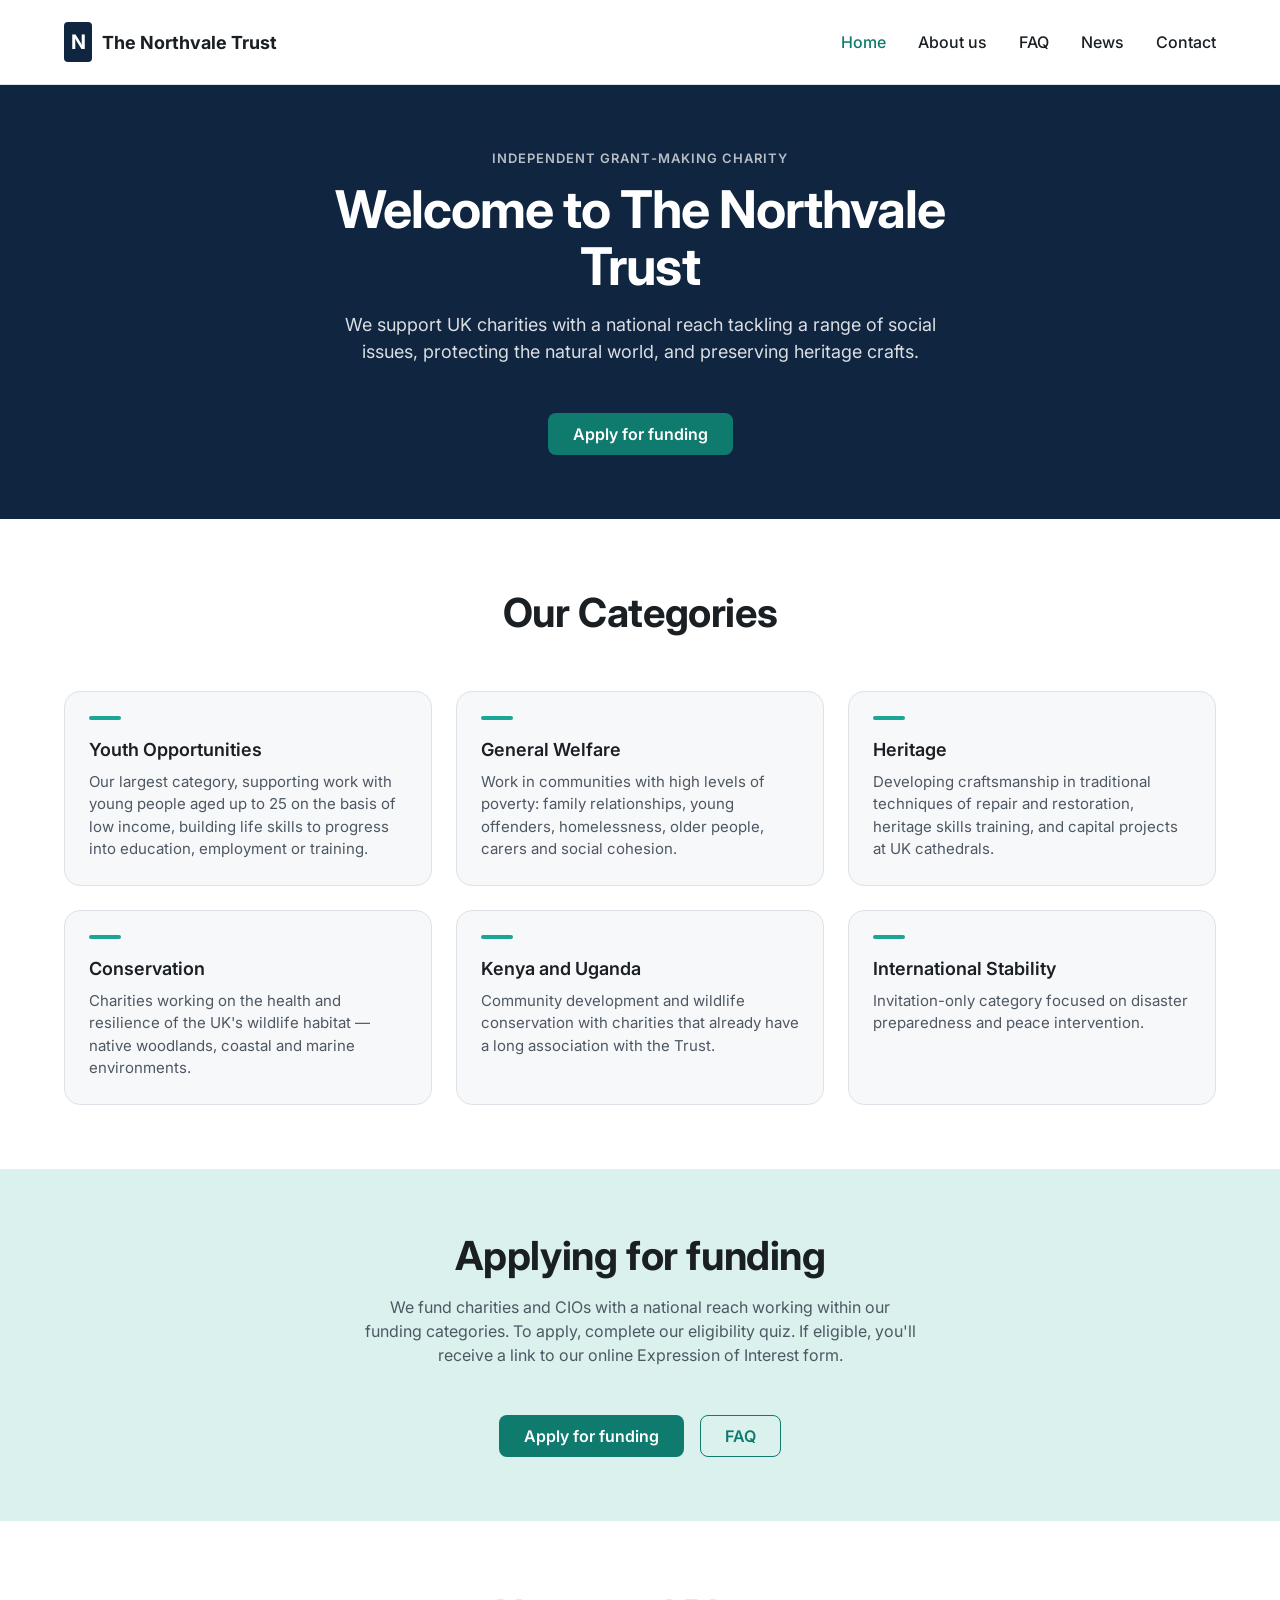
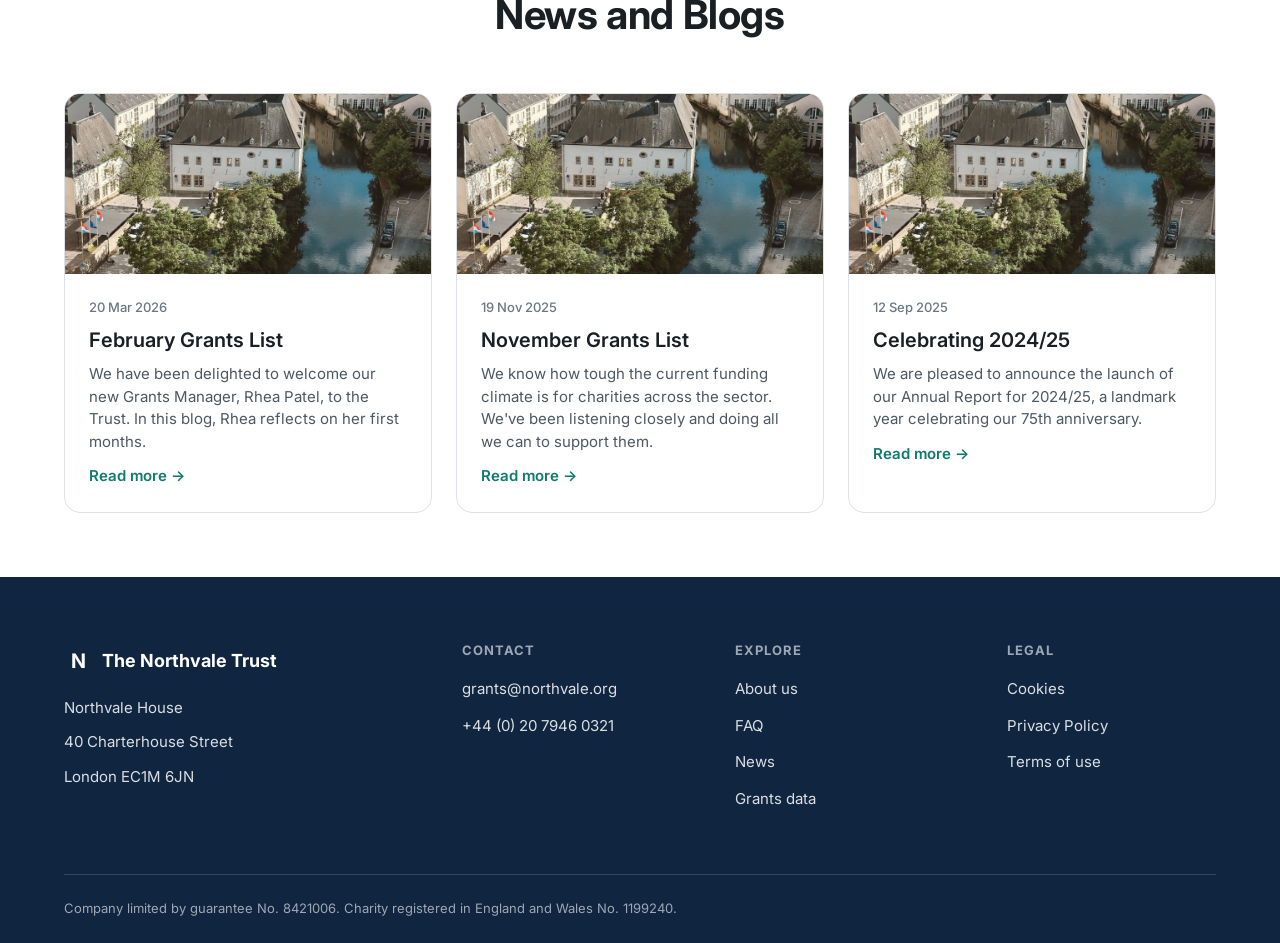
<file: index.html>
<!DOCTYPE html>
<html lang="en">
<head>
  <meta charset="UTF-8" />
  <meta name="viewport" content="width=device-width, initial-scale=1.0" />
  <title>The Northvale Trust – Funding charities across the UK</title>
  <link rel="preconnect" href="https://fonts.googleapis.com" />
  <link rel="preconnect" href="https://fonts.gstatic.com" crossorigin />
  <link href="https://fonts.googleapis.com/css2?family=Inter:wght@400;500;600;700&display=swap" rel="stylesheet" />
  <link rel="stylesheet" href="assets/css/tokens.css" />
  <link rel="stylesheet" href="assets/css/styles.css" />
</head>
<body data-page="home">
  <header id="site-header"></header>

  <main class="site-main">
    <!-- Hero (navy) -->
    <section class="hero">
      <div class="container hero__inner">
        <p class="eyebrow eyebrow--on-brand">Independent grant-making charity</p>
        <h1 class="hero__title">Welcome to The Northvale Trust</h1>
        <p class="hero__lead">We support UK charities with a national reach tackling a range of social issues, protecting the natural world, and preserving heritage crafts.</p>
        <a class="btn btn--primary" href="eligibility.html">Apply for funding</a>
      </div>
    </section>

    <!-- Our Categories -->
    <section class="section">
      <div class="container">
        <h2 class="section-title">Our Categories</h2>
        <div class="category-grid">
          <div class="category">
            <div class="category__accent" aria-hidden="true"></div>
            <h3 class="category__title">Youth Opportunities</h3>
            <p class="category__text">Our largest category, supporting work with young people aged up to 25 on the basis of low income, building life skills to progress into education, employment or training.</p>
          </div>
          <div class="category">
            <div class="category__accent" aria-hidden="true"></div>
            <h3 class="category__title">General Welfare</h3>
            <p class="category__text">Work in communities with high levels of poverty: family relationships, young offenders, homelessness, older people, carers and social cohesion.</p>
          </div>
          <div class="category">
            <div class="category__accent" aria-hidden="true"></div>
            <h3 class="category__title">Heritage</h3>
            <p class="category__text">Developing craftsmanship in traditional techniques of repair and restoration, heritage skills training, and capital projects at UK cathedrals.</p>
          </div>
          <div class="category">
            <div class="category__accent" aria-hidden="true"></div>
            <h3 class="category__title">Conservation</h3>
            <p class="category__text">Charities working on the health and resilience of the UK's wildlife habitat — native woodlands, coastal and marine environments.</p>
          </div>
          <div class="category">
            <div class="category__accent" aria-hidden="true"></div>
            <h3 class="category__title">Kenya and Uganda</h3>
            <p class="category__text">Community development and wildlife conservation with charities that already have a long association with the Trust.</p>
          </div>
          <div class="category">
            <div class="category__accent" aria-hidden="true"></div>
            <h3 class="category__title">International Stability</h3>
            <p class="category__text">Invitation-only category focused on disaster preparedness and peace intervention.</p>
          </div>
        </div>
      </div>
    </section>

    <!-- Applying for funding (mint band) -->
    <section class="cta-band">
      <div class="container cta-band__inner">
        <h2 class="h2" style="margin-bottom: var(--space-4);">Applying for funding</h2>
        <p class="cta-band__text">We fund charities and CIOs with a national reach working within our funding categories. To apply, complete our eligibility quiz. If eligible, you'll receive a link to our online Expression of Interest form.</p>
        <div class="btn-group btn-group--center">
          <a class="btn btn--primary" href="eligibility.html">Apply for funding</a>
          <a class="btn btn--ghost" href="faq.html">FAQ</a>
        </div>
      </div>
    </section>

    <!-- News and Blogs -->
    <section class="section">
      <div class="container">
        <h2 class="section-title">News and Blogs</h2>
        <div class="card-grid" data-news-grid="3"></div>
      </div>
    </section>
  </main>

  <footer id="site-footer"></footer>

  <script src="assets/js/components.js"></script>
  <script src="assets/js/app.js"></script>
</body>
</html>
</file>
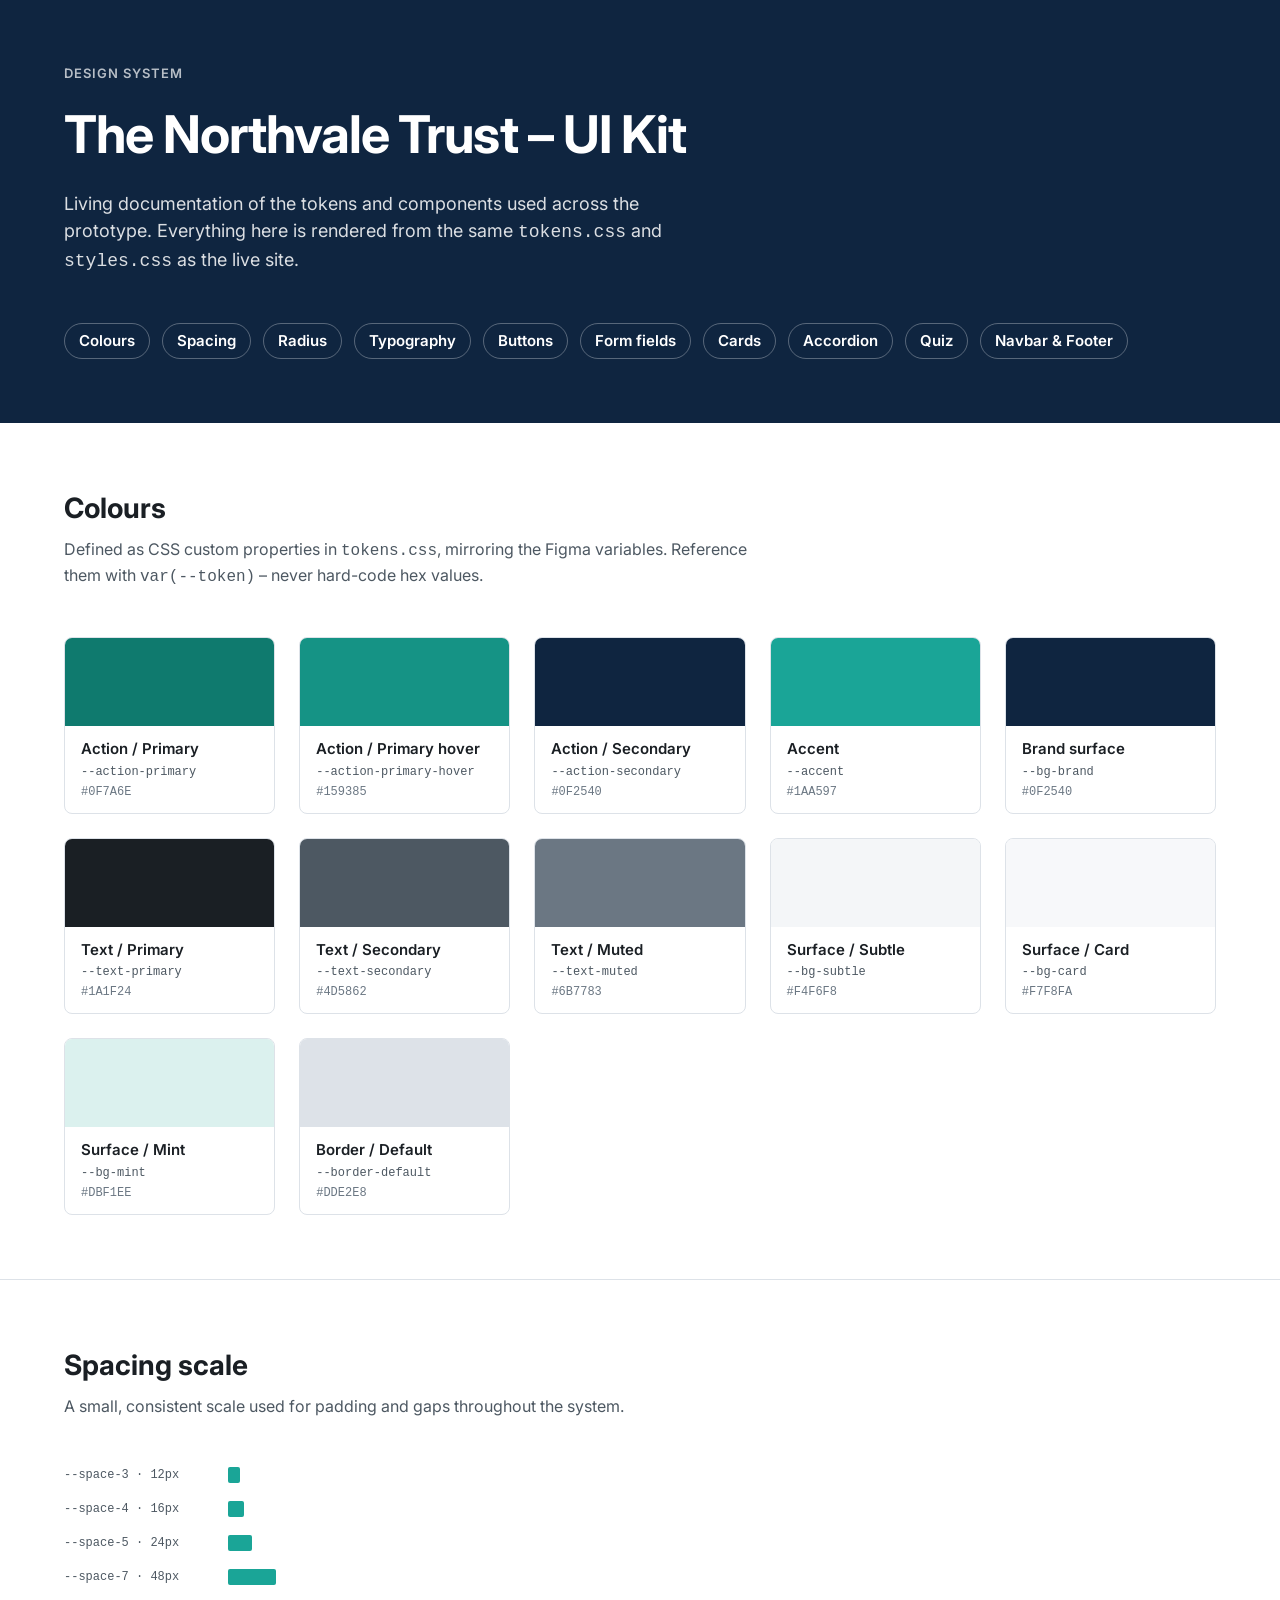
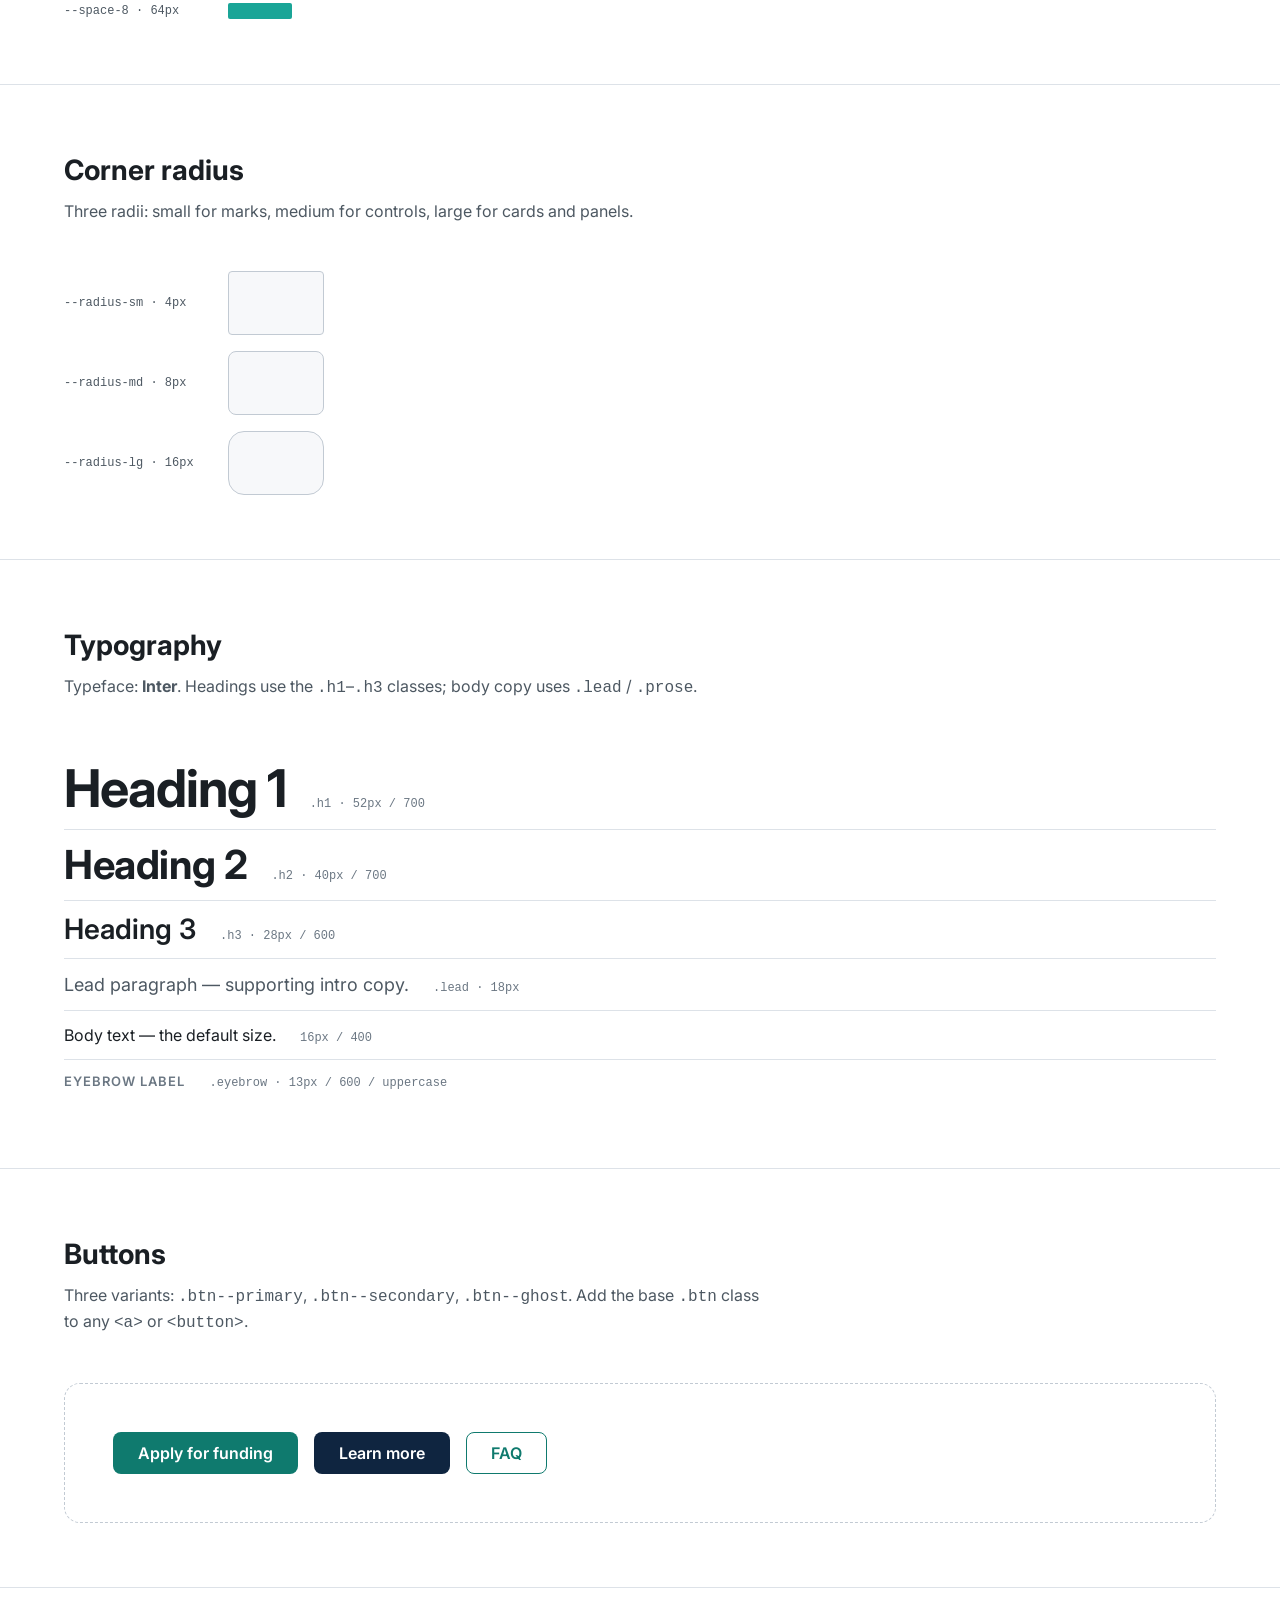
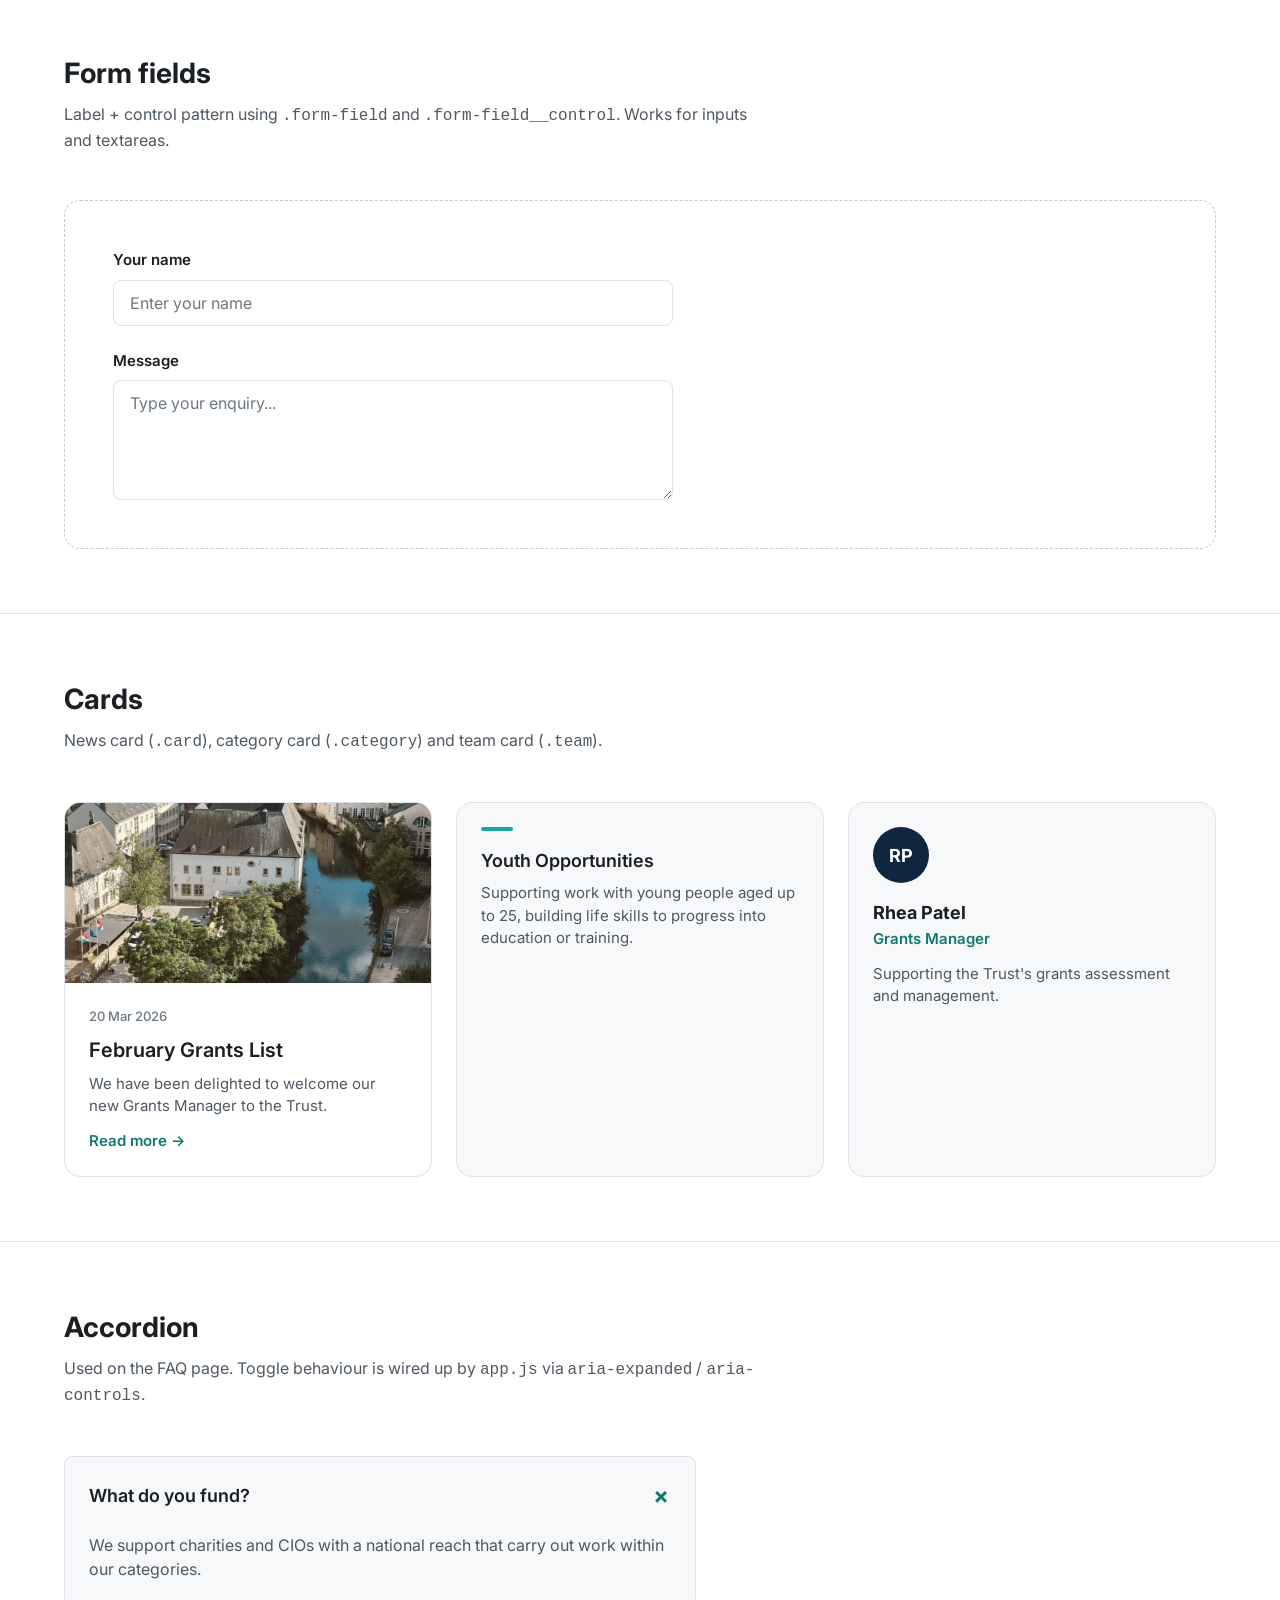
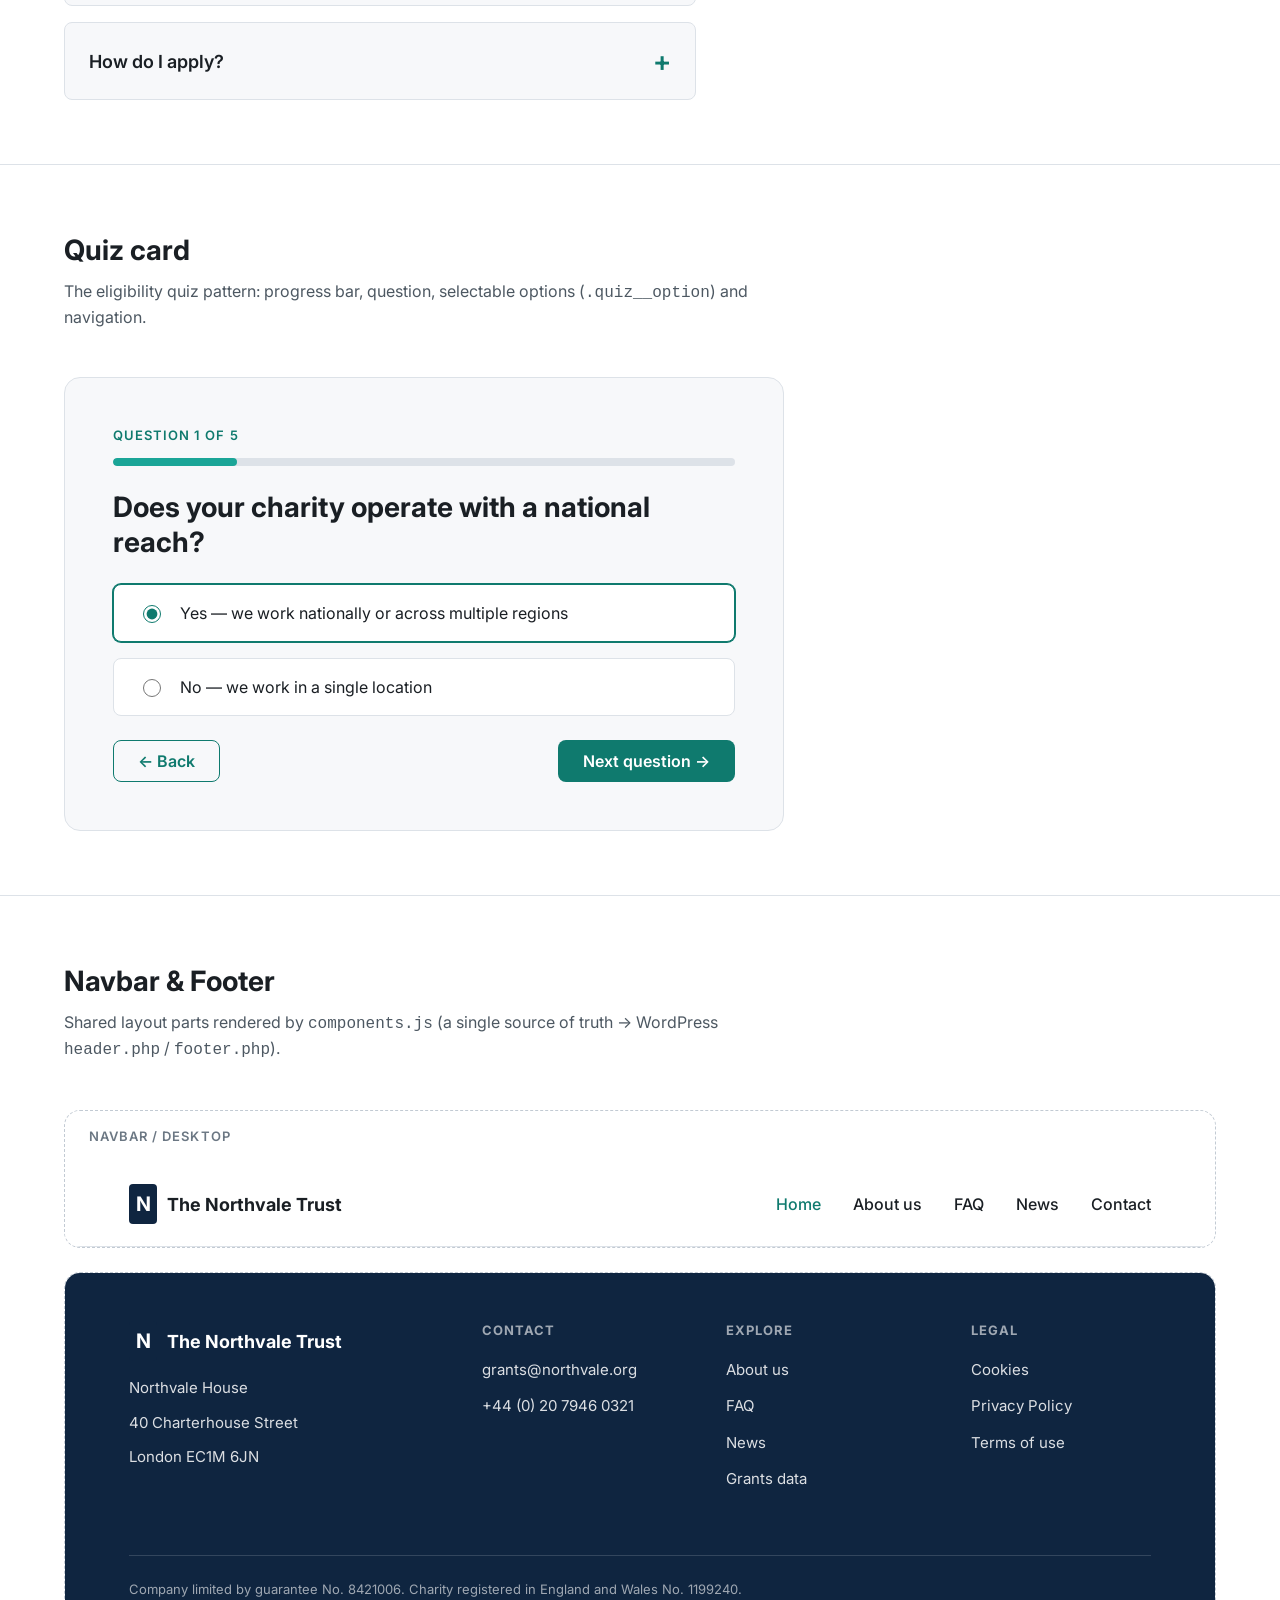
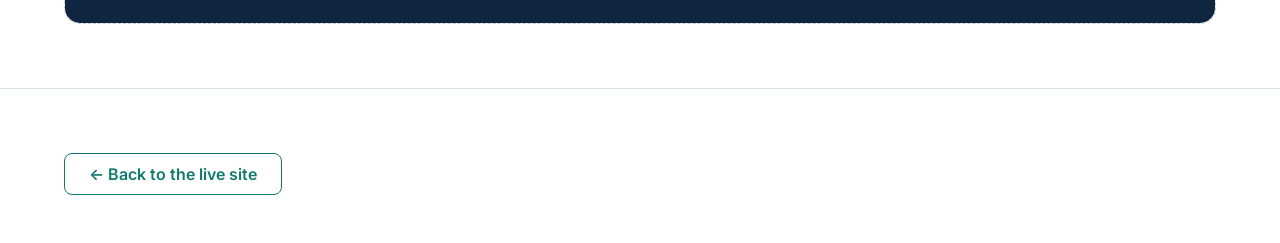
<file: ui-kit/index.html>
<!DOCTYPE html>
<html lang="en">
<head>
  <meta charset="UTF-8" />
  <meta name="viewport" content="width=device-width, initial-scale=1.0" />
  <title>UI Kit &amp; Design System – The Northvale Trust</title>
  <link rel="preconnect" href="https://fonts.googleapis.com" />
  <link rel="preconnect" href="https://fonts.gstatic.com" crossorigin />
  <link href="https://fonts.googleapis.com/css2?family=Inter:wght@400;500;600;700&display=swap" rel="stylesheet" />
  <link rel="stylesheet" href="../assets/css/tokens.css" />
  <link rel="stylesheet" href="../assets/css/styles.css" />
  <link rel="stylesheet" href="ui-kit.css" />
</head>
<body>
  <header class="kit-header">
    <div class="kit-header__inner">
      <p class="eyebrow eyebrow--on-brand">Design system</p>
      <h1 class="kit-header__title">The Northvale Trust – UI Kit</h1>
      <p class="kit-header__subtitle">Living documentation of the tokens and components used across the prototype. Everything here is rendered from the same <code>tokens.css</code> and <code>styles.css</code> as the live site.</p>
      <nav class="kit-toc" aria-label="Sections">
        <a href="#colours">Colours</a>
        <a href="#spacing">Spacing</a>
        <a href="#radius">Radius</a>
        <a href="#type">Typography</a>
        <a href="#buttons">Buttons</a>
        <a href="#forms">Form fields</a>
        <a href="#cards">Cards</a>
        <a href="#accordion">Accordion</a>
        <a href="#quiz">Quiz</a>
        <a href="#navfoot">Navbar &amp; Footer</a>
      </nav>
    </div>
  </header>

  <main>
    <!-- COLOURS -->
    <section class="kit-section" id="colours">
      <div class="kit-section__head">
        <h2 class="kit-section__title">Colours</h2>
        <p class="kit-section__desc">Defined as CSS custom properties in <code>tokens.css</code>, mirroring the Figma variables. Reference them with <code>var(--token)</code> – never hard-code hex values.</p>
      </div>
      <div class="kit-body">
        <div class="kit-grid kit-grid--swatch">
          <div class="swatch"><div class="swatch__chip" style="background:var(--action-primary)"></div><div class="swatch__meta"><p class="swatch__name">Action / Primary</p><p class="swatch__var">--action-primary</p><p class="swatch__hex">#0f7a6e</p></div></div>
          <div class="swatch"><div class="swatch__chip" style="background:var(--action-primary-hover)"></div><div class="swatch__meta"><p class="swatch__name">Action / Primary hover</p><p class="swatch__var">--action-primary-hover</p><p class="swatch__hex">#159385</p></div></div>
          <div class="swatch"><div class="swatch__chip" style="background:var(--action-secondary)"></div><div class="swatch__meta"><p class="swatch__name">Action / Secondary</p><p class="swatch__var">--action-secondary</p><p class="swatch__hex">#0f2540</p></div></div>
          <div class="swatch"><div class="swatch__chip" style="background:var(--accent)"></div><div class="swatch__meta"><p class="swatch__name">Accent</p><p class="swatch__var">--accent</p><p class="swatch__hex">#1aa597</p></div></div>
          <div class="swatch"><div class="swatch__chip" style="background:var(--bg-brand)"></div><div class="swatch__meta"><p class="swatch__name">Brand surface</p><p class="swatch__var">--bg-brand</p><p class="swatch__hex">#0f2540</p></div></div>
          <div class="swatch"><div class="swatch__chip" style="background:var(--text-primary)"></div><div class="swatch__meta"><p class="swatch__name">Text / Primary</p><p class="swatch__var">--text-primary</p><p class="swatch__hex">#1a1f24</p></div></div>
          <div class="swatch"><div class="swatch__chip" style="background:var(--text-secondary)"></div><div class="swatch__meta"><p class="swatch__name">Text / Secondary</p><p class="swatch__var">--text-secondary</p><p class="swatch__hex">#4d5862</p></div></div>
          <div class="swatch"><div class="swatch__chip" style="background:var(--text-muted)"></div><div class="swatch__meta"><p class="swatch__name">Text / Muted</p><p class="swatch__var">--text-muted</p><p class="swatch__hex">#6b7783</p></div></div>
          <div class="swatch"><div class="swatch__chip" style="background:var(--bg-subtle)"></div><div class="swatch__meta"><p class="swatch__name">Surface / Subtle</p><p class="swatch__var">--bg-subtle</p><p class="swatch__hex">#f4f6f8</p></div></div>
          <div class="swatch"><div class="swatch__chip" style="background:var(--bg-card)"></div><div class="swatch__meta"><p class="swatch__name">Surface / Card</p><p class="swatch__var">--bg-card</p><p class="swatch__hex">#f7f8fa</p></div></div>
          <div class="swatch"><div class="swatch__chip" style="background:var(--bg-mint)"></div><div class="swatch__meta"><p class="swatch__name">Surface / Mint</p><p class="swatch__var">--bg-mint</p><p class="swatch__hex">#dbf1ee</p></div></div>
          <div class="swatch"><div class="swatch__chip" style="background:var(--border-default)"></div><div class="swatch__meta"><p class="swatch__name">Border / Default</p><p class="swatch__var">--border-default</p><p class="swatch__hex">#dde2e8</p></div></div>
        </div>
      </div>
    </section>

    <!-- SPACING -->
    <section class="kit-section" id="spacing">
      <div class="kit-section__head">
        <h2 class="kit-section__title">Spacing scale</h2>
        <p class="kit-section__desc">A small, consistent scale used for padding and gaps throughout the system.</p>
      </div>
      <div class="kit-body">
        <div class="spec">
          <div class="spec__row"><span class="spec__label">--space-3 · 12px</span><div class="spec__bar" style="width:12px"></div></div>
          <div class="spec__row"><span class="spec__label">--space-4 · 16px</span><div class="spec__bar" style="width:16px"></div></div>
          <div class="spec__row"><span class="spec__label">--space-5 · 24px</span><div class="spec__bar" style="width:24px"></div></div>
          <div class="spec__row"><span class="spec__label">--space-7 · 48px</span><div class="spec__bar" style="width:48px"></div></div>
          <div class="spec__row"><span class="spec__label">--space-8 · 64px</span><div class="spec__bar" style="width:64px"></div></div>
        </div>
      </div>
    </section>

    <!-- RADIUS -->
    <section class="kit-section" id="radius">
      <div class="kit-section__head">
        <h2 class="kit-section__title">Corner radius</h2>
        <p class="kit-section__desc">Three radii: small for marks, medium for controls, large for cards and panels.</p>
      </div>
      <div class="kit-body">
        <div class="spec">
          <div class="spec__row"><span class="spec__label">--radius-sm · 4px</span><div class="spec__radius" style="border-radius:var(--radius-sm)"></div></div>
          <div class="spec__row"><span class="spec__label">--radius-md · 8px</span><div class="spec__radius" style="border-radius:var(--radius-md)"></div></div>
          <div class="spec__row"><span class="spec__label">--radius-lg · 16px</span><div class="spec__radius" style="border-radius:var(--radius-lg)"></div></div>
        </div>
      </div>
    </section>

    <!-- TYPOGRAPHY -->
    <section class="kit-section" id="type">
      <div class="kit-section__head">
        <h2 class="kit-section__title">Typography</h2>
        <p class="kit-section__desc">Typeface: <strong>Inter</strong>. Headings use the <code>.h1</code>–<code>.h3</code> classes; body copy uses <code>.lead</code> / <code>.prose</code>.</p>
      </div>
      <div class="kit-body">
        <div class="type-row"><span class="h1" style="margin:0">Heading 1</span><span class="type-row__spec">.h1 · 52px / 700</span></div>
        <div class="type-row"><span class="h2" style="margin:0">Heading 2</span><span class="type-row__spec">.h2 · 40px / 700</span></div>
        <div class="type-row"><span class="h3" style="margin:0">Heading 3</span><span class="type-row__spec">.h3 · 28px / 600</span></div>
        <div class="type-row"><span class="lead" style="margin:0">Lead paragraph — supporting intro copy.</span><span class="type-row__spec">.lead · 18px</span></div>
        <div class="type-row"><span style="font-size:var(--fs-base)">Body text — the default size.</span><span class="type-row__spec">16px / 400</span></div>
        <div class="type-row"><span class="eyebrow" style="margin:0">Eyebrow label</span><span class="type-row__spec">.eyebrow · 13px / 600 / uppercase</span></div>
      </div>
    </section>

    <!-- BUTTONS -->
    <section class="kit-section" id="buttons">
      <div class="kit-section__head">
        <h2 class="kit-section__title">Buttons</h2>
        <p class="kit-section__desc">Three variants: <code>.btn--primary</code>, <code>.btn--secondary</code>, <code>.btn--ghost</code>. Add the base <code>.btn</code> class to any <code>&lt;a&gt;</code> or <code>&lt;button&gt;</code>.</p>
      </div>
      <div class="kit-body">
        <div class="kit-demo">
          <div class="btn-group">
            <button class="btn btn--primary" type="button">Apply for funding</button>
            <button class="btn btn--secondary" type="button">Learn more</button>
            <button class="btn btn--ghost" type="button">FAQ</button>
          </div>
        </div>
      </div>
    </section>

    <!-- FORM FIELDS -->
    <section class="kit-section" id="forms">
      <div class="kit-section__head">
        <h2 class="kit-section__title">Form fields</h2>
        <p class="kit-section__desc">Label + control pattern using <code>.form-field</code> and <code>.form-field__control</code>. Works for inputs and textareas.</p>
      </div>
      <div class="kit-body">
        <div class="kit-demo">
          <div class="form" style="max-width:560px">
            <div class="form-field">
              <label class="form-field__label" for="kit-name">Your name</label>
              <input class="form-field__control" id="kit-name" type="text" placeholder="Enter your name" />
            </div>
            <div class="form-field">
              <label class="form-field__label" for="kit-msg">Message</label>
              <textarea class="form-field__control" id="kit-msg" placeholder="Type your enquiry..."></textarea>
            </div>
          </div>
        </div>
      </div>
    </section>

    <!-- CARDS -->
    <section class="kit-section" id="cards">
      <div class="kit-section__head">
        <h2 class="kit-section__title">Cards</h2>
        <p class="kit-section__desc">News card (<code>.card</code>), category card (<code>.category</code>) and team card (<code>.team</code>).</p>
      </div>
      <div class="kit-body">
        <div class="kit-grid kit-grid--3">
          <a class="card" href="#">
            <div class="card__image" style="background-image:url('../assets/img/news.jpg')"></div>
            <div class="card__body">
              <p class="card__date">20 Mar 2026</p>
              <h3 class="card__title">February Grants List</h3>
              <p class="card__excerpt">We have been delighted to welcome our new Grants Manager to the Trust.</p>
              <span class="card__more">Read more &rarr;</span>
            </div>
          </a>
          <div class="category">
            <div class="category__accent" aria-hidden="true"></div>
            <h3 class="category__title">Youth Opportunities</h3>
            <p class="category__text">Supporting work with young people aged up to 25, building life skills to progress into education or training.</p>
          </div>
          <div class="team">
            <div class="team__avatar" aria-hidden="true">RP</div>
            <h3 class="team__name">Rhea Patel</h3>
            <p class="team__role">Grants Manager</p>
            <p class="team__bio">Supporting the Trust's grants assessment and management.</p>
          </div>
        </div>
      </div>
    </section>

    <!-- ACCORDION -->
    <section class="kit-section" id="accordion">
      <div class="kit-section__head">
        <h2 class="kit-section__title">Accordion</h2>
        <p class="kit-section__desc">Used on the FAQ page. Toggle behaviour is wired up by <code>app.js</code> via <code>aria-expanded</code> / <code>aria-controls</code>.</p>
      </div>
      <div class="kit-body" style="max-width:760px;margin-inline:0">
        <div class="accordion">
          <div class="accordion__item">
            <button class="accordion__trigger" type="button" aria-expanded="true" aria-controls="kit-faq-1">
              What do you fund? <span class="accordion__icon" aria-hidden="true">+</span>
            </button>
            <div class="accordion__panel" id="kit-faq-1">
              <div class="accordion__panel-inner">We support charities and CIOs with a national reach that carry out work within our categories.</div>
            </div>
          </div>
          <div class="accordion__item">
            <button class="accordion__trigger" type="button" aria-expanded="false" aria-controls="kit-faq-2">
              How do I apply? <span class="accordion__icon" aria-hidden="true">+</span>
            </button>
            <div class="accordion__panel" id="kit-faq-2" hidden>
              <div class="accordion__panel-inner">Apply via the Expression of Interest form, usually after completing the eligibility quiz.</div>
            </div>
          </div>
        </div>
      </div>
    </section>

    <!-- QUIZ OPTION -->
    <section class="kit-section" id="quiz">
      <div class="kit-section__head">
        <h2 class="kit-section__title">Quiz card</h2>
        <p class="kit-section__desc">The eligibility quiz pattern: progress bar, question, selectable options (<code>.quiz__option</code>) and navigation.</p>
      </div>
      <div class="kit-body">
        <div class="quiz" style="margin-inline:0">
          <p class="eyebrow eyebrow--accent">Question 1 of 5</p>
          <div class="quiz__progress"><div class="quiz__progress-bar" style="width:20%"></div></div>
          <h2 class="quiz__question">Does your charity operate with a national reach?</h2>
          <div class="quiz__options">
            <label class="quiz__option quiz__option--selected"><input type="radio" name="kit-q" checked /><span>Yes — we work nationally or across multiple regions</span></label>
            <label class="quiz__option"><input type="radio" name="kit-q" /><span>No — we work in a single location</span></label>
          </div>
          <div class="quiz__nav">
            <button class="btn btn--ghost" type="button" disabled>&larr; Back</button>
            <button class="btn btn--primary" type="button">Next question &rarr;</button>
          </div>
        </div>
      </div>
    </section>

    <!-- NAVBAR & FOOTER -->
    <section class="kit-section" id="navfoot">
      <div class="kit-section__head">
        <h2 class="kit-section__title">Navbar &amp; Footer</h2>
        <p class="kit-section__desc">Shared layout parts rendered by <code>components.js</code> (a single source of truth → WordPress <code>header.php</code> / <code>footer.php</code>).</p>
      </div>
      <div class="kit-body">
        <div class="kit-demo kit-demo--pad0">
          <p class="kit-demo__label" style="padding:var(--space-4) var(--space-5) 0">Navbar / Desktop</p>
          <div style="position:relative">
            <div class="navbar" style="position:static">
              <div class="navbar__inner">
                <a class="navbar__logo" href="#"><span class="navbar__mark" aria-hidden="true">N</span><span class="navbar__brand">The Northvale Trust</span></a>
                <nav class="navbar__links" aria-label="Demo">
                  <a href="#" aria-current="page">Home</a><a href="#">About us</a><a href="#">FAQ</a><a href="#">News</a><a href="#">Contact</a>
                </nav>
              </div>
            </div>
          </div>
        </div>

        <div class="kit-demo kit-demo--pad0" style="margin-top:var(--space-5)">
          <div class="footer" style="padding-block:var(--space-7) var(--space-5)">
            <div class="container">
              <div class="footer__grid">
                <div class="footer__col">
                  <div class="footer__brand"><span class="navbar__mark" aria-hidden="true">N</span> The Northvale Trust</div>
                  <ul><li><p>Northvale House</p></li><li><p>40 Charterhouse Street</p></li><li><p>London EC1M 6JN</p></li></ul>
                </div>
                <div class="footer__col"><h4>Contact</h4><ul><li><a href="#">grants@northvale.org</a></li><li><a href="#">+44 (0) 20 7946 0321</a></li></ul></div>
                <div class="footer__col"><h4>Explore</h4><ul><li><a href="#">About us</a></li><li><a href="#">FAQ</a></li><li><a href="#">News</a></li><li><a href="#">Grants data</a></li></ul></div>
                <div class="footer__col"><h4>Legal</h4><ul><li><a href="#">Cookies</a></li><li><a href="#">Privacy Policy</a></li><li><a href="#">Terms of use</a></li></ul></div>
              </div>
              <div class="footer__bottom">Company limited by guarantee No. 8421006. Charity registered in England and Wales No. 1199240.</div>
            </div>
          </div>
        </div>
      </div>
    </section>

    <section class="kit-section" style="border-bottom:0">
      <div class="kit-body">
        <a class="btn btn--ghost" href="../index.html">&larr; Back to the live site</a>
      </div>
    </section>
  </main>

  <script src="../assets/js/app.js"></script>
</body>
</html>
</file>
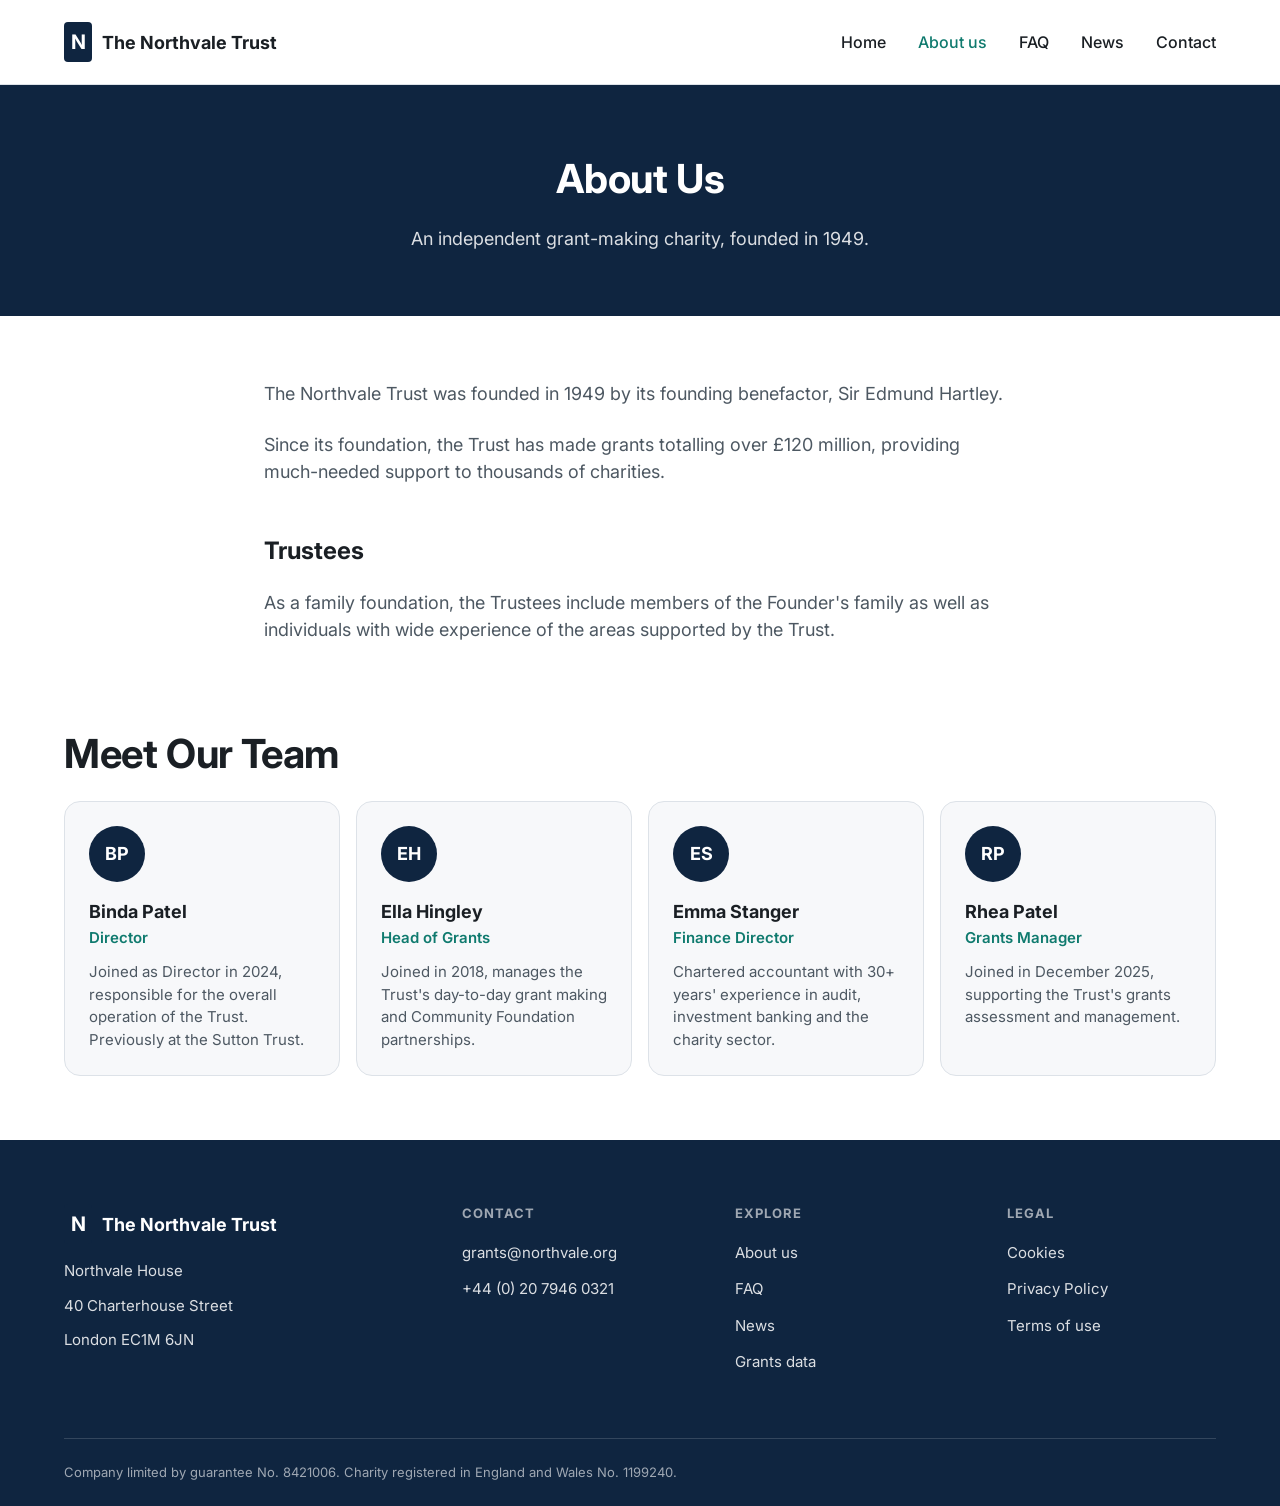
<file: about.html>
<!DOCTYPE html>
<html lang="en">
<head>
  <meta charset="UTF-8" />
  <meta name="viewport" content="width=device-width, initial-scale=1.0" />
  <title>About us – The Northvale Trust</title>
  <link rel="preconnect" href="https://fonts.googleapis.com" />
  <link rel="preconnect" href="https://fonts.gstatic.com" crossorigin />
  <link href="https://fonts.googleapis.com/css2?family=Inter:wght@400;500;600;700&display=swap" rel="stylesheet" />
  <link rel="stylesheet" href="assets/css/tokens.css" />
  <link rel="stylesheet" href="assets/css/styles.css" />
</head>
<body data-page="about">
  <header id="site-header"></header>

  <main class="site-main">
    <section class="page-header">
      <div class="container">
        <h1 class="page-header__title">About Us</h1>
        <p class="page-header__subtitle">An independent grant-making charity, founded in 1949.</p>
      </div>
    </section>

    <section class="section">
      <div class="container container--narrow prose">
        <p>The Northvale Trust was founded in 1949 by its founding benefactor, Sir Edmund Hartley.</p>
        <p>Since its foundation, the Trust has made grants totalling over £120 million, providing much-needed support to thousands of charities.</p>
        <h2>Trustees</h2>
        <p>As a family foundation, the Trustees include members of the Founder's family as well as individuals with wide experience of the areas supported by the Trust.</p>
      </div>
    </section>

    <section class="section" style="padding-top: 0;">
      <div class="container">
        <h2 class="h2">Meet Our Team</h2>
        <div class="team-grid">
          <div class="team">
            <div class="team__avatar" aria-hidden="true">BP</div>
            <h3 class="team__name">Binda Patel</h3>
            <p class="team__role">Director</p>
            <p class="team__bio">Joined as Director in 2024, responsible for the overall operation of the Trust. Previously at the Sutton Trust.</p>
          </div>
          <div class="team">
            <div class="team__avatar" aria-hidden="true">EH</div>
            <h3 class="team__name">Ella Hingley</h3>
            <p class="team__role">Head of Grants</p>
            <p class="team__bio">Joined in 2018, manages the Trust's day-to-day grant making and Community Foundation partnerships.</p>
          </div>
          <div class="team">
            <div class="team__avatar" aria-hidden="true">ES</div>
            <h3 class="team__name">Emma Stanger</h3>
            <p class="team__role">Finance Director</p>
            <p class="team__bio">Chartered accountant with 30+ years' experience in audit, investment banking and the charity sector.</p>
          </div>
          <div class="team">
            <div class="team__avatar" aria-hidden="true">RP</div>
            <h3 class="team__name">Rhea Patel</h3>
            <p class="team__role">Grants Manager</p>
            <p class="team__bio">Joined in December 2025, supporting the Trust's grants assessment and management.</p>
          </div>
        </div>
      </div>
    </section>
  </main>

  <footer id="site-footer"></footer>

  <script src="assets/js/components.js"></script>
  <script src="assets/js/app.js"></script>
</body>
</html>
</file>
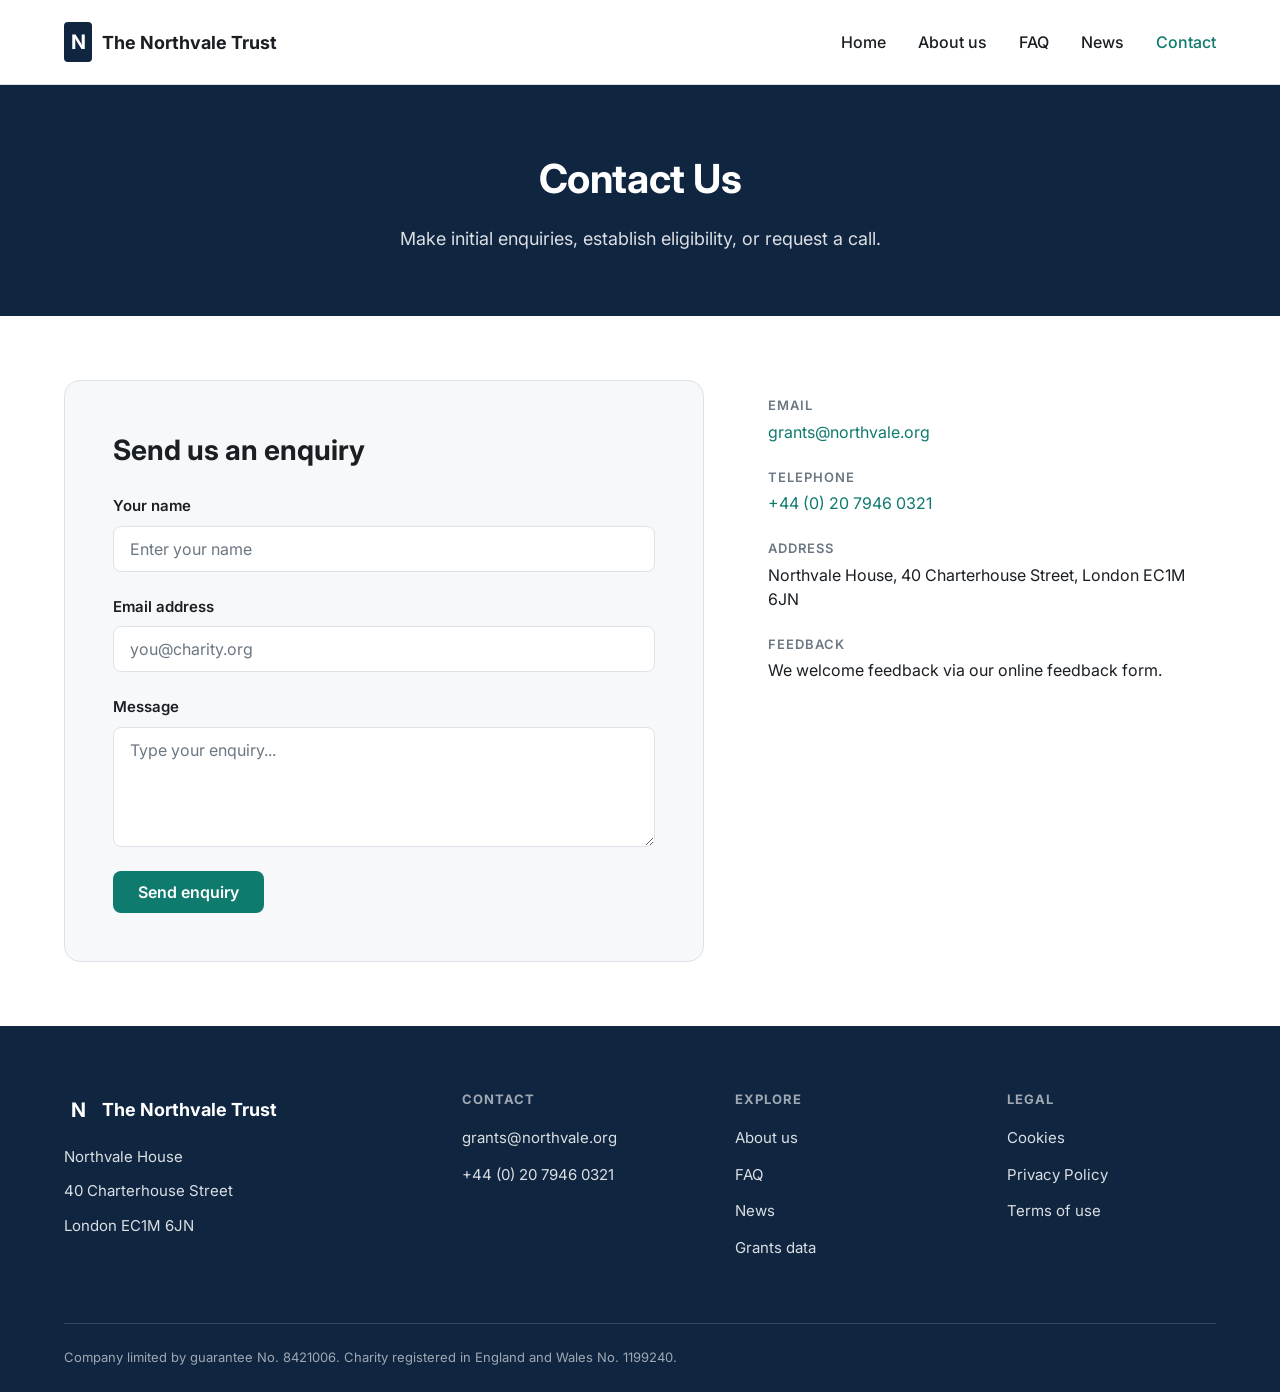
<file: contact.html>
<!DOCTYPE html>
<html lang="en">
<head>
  <meta charset="UTF-8" />
  <meta name="viewport" content="width=device-width, initial-scale=1.0" />
  <title>Contact – The Northvale Trust</title>
  <link rel="preconnect" href="https://fonts.googleapis.com" />
  <link rel="preconnect" href="https://fonts.gstatic.com" crossorigin />
  <link href="https://fonts.googleapis.com/css2?family=Inter:wght@400;500;600;700&display=swap" rel="stylesheet" />
  <link rel="stylesheet" href="assets/css/tokens.css" />
  <link rel="stylesheet" href="assets/css/styles.css" />
</head>
<body data-page="contact">
  <header id="site-header"></header>

  <main class="site-main">
    <section class="page-header">
      <div class="container">
        <h1 class="page-header__title">Contact Us</h1>
        <p class="page-header__subtitle">Make initial enquiries, establish eligibility, or request a call.</p>
      </div>
    </section>

    <section class="section">
      <div class="container">
        <div class="contact-grid">
          <div class="contact-card">
            <h2 class="contact-card__title">Send us an enquiry</h2>
            <form class="form" data-contact-form novalidate>
              <p class="form__status" tabindex="-1" hidden></p>
              <div class="form-field">
                <label class="form-field__label" for="name">Your name</label>
                <input class="form-field__control" id="name" name="name" type="text" placeholder="Enter your name" required />
              </div>
              <div class="form-field">
                <label class="form-field__label" for="email">Email address</label>
                <input class="form-field__control" id="email" name="email" type="email" placeholder="you@charity.org" required />
              </div>
              <div class="form-field">
                <label class="form-field__label" for="message">Message</label>
                <textarea class="form-field__control" id="message" name="message" placeholder="Type your enquiry..." required></textarea>
              </div>
              <div>
                <button class="btn btn--primary" type="submit">Send enquiry</button>
              </div>
            </form>
          </div>

          <dl class="contact-details">
            <div>
              <dt>Email</dt>
              <dd><a href="mailto:grants@northvale.org">grants@northvale.org</a></dd>
            </div>
            <div>
              <dt>Telephone</dt>
              <dd><a href="tel:+442079460321">+44 (0) 20 7946 0321</a></dd>
            </div>
            <div>
              <dt>Address</dt>
              <dd>Northvale House, 40 Charterhouse Street, London EC1M 6JN</dd>
            </div>
            <div>
              <dt>Feedback</dt>
              <dd>We welcome feedback via our online feedback form.</dd>
            </div>
          </dl>
        </div>
      </div>
    </section>
  </main>

  <footer id="site-footer"></footer>

  <script src="assets/js/components.js"></script>
  <script src="assets/js/app.js"></script>
</body>
</html>
</file>
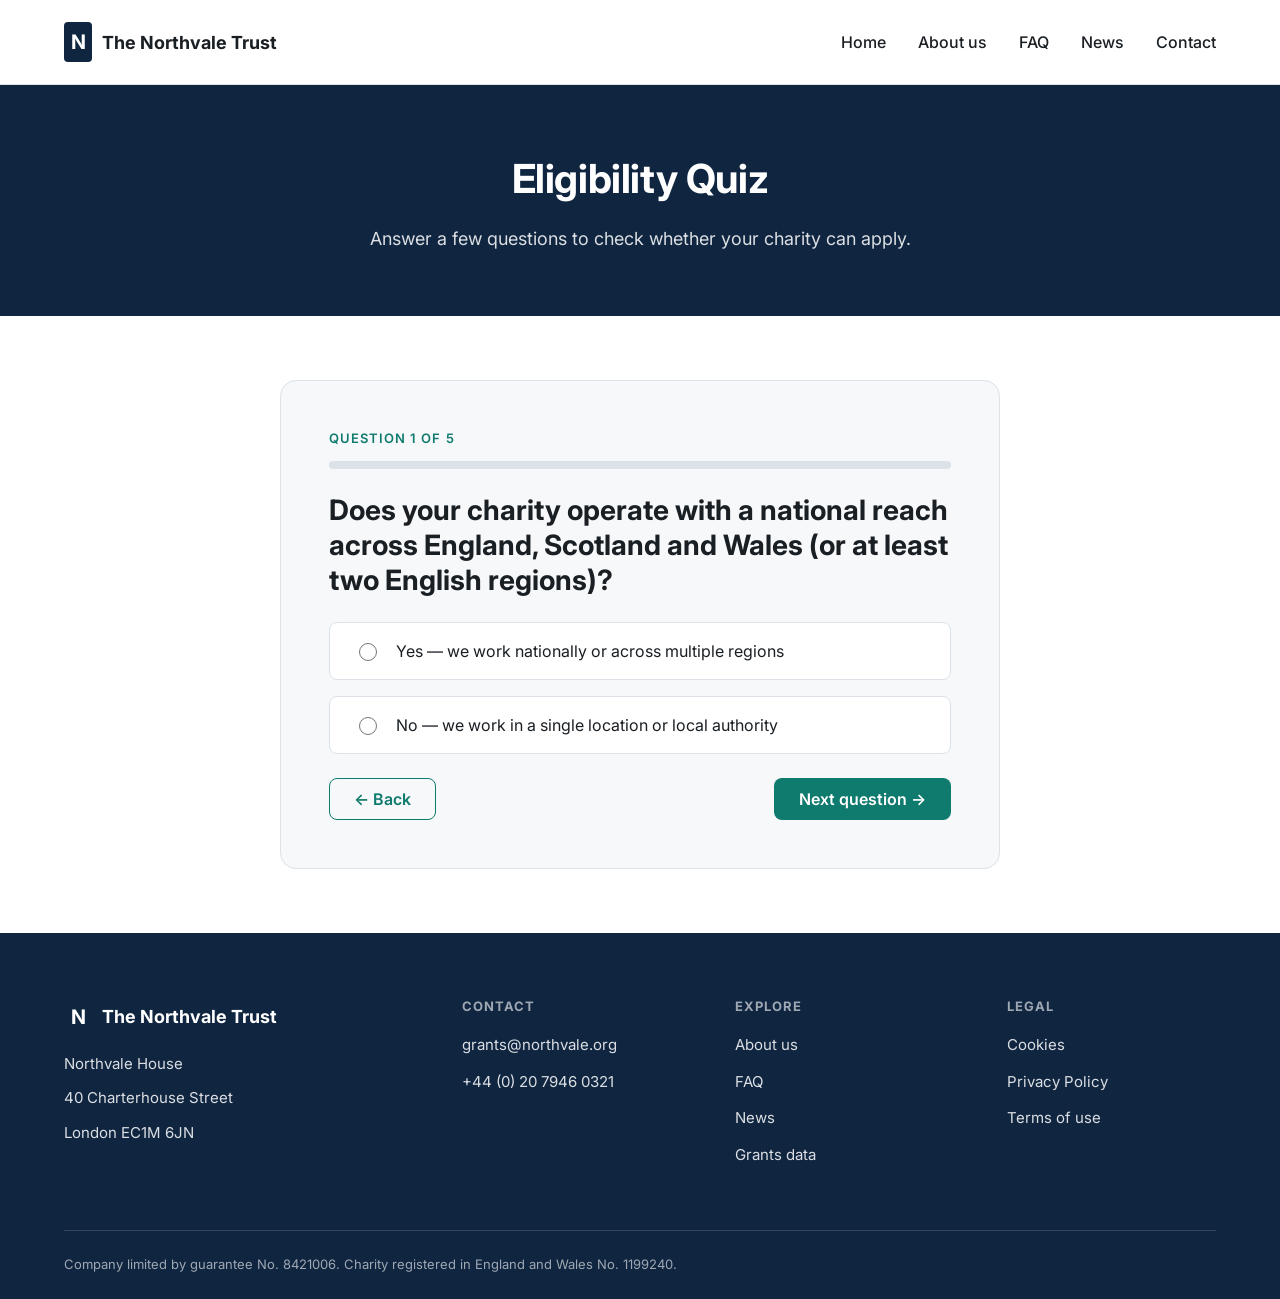
<file: eligibility.html>
<!DOCTYPE html>
<html lang="en">
<head>
  <meta charset="UTF-8" />
  <meta name="viewport" content="width=device-width, initial-scale=1.0" />
  <title>Eligibility Quiz – The Northvale Trust</title>
  <link rel="preconnect" href="https://fonts.googleapis.com" />
  <link rel="preconnect" href="https://fonts.gstatic.com" crossorigin />
  <link href="https://fonts.googleapis.com/css2?family=Inter:wght@400;500;600;700&display=swap" rel="stylesheet" />
  <link rel="stylesheet" href="assets/css/tokens.css" />
  <link rel="stylesheet" href="assets/css/styles.css" />
</head>
<body data-page="">
  <header id="site-header"></header>

  <main class="site-main">
    <section class="page-header">
      <div class="container">
        <h1 class="page-header__title">Eligibility Quiz</h1>
        <p class="page-header__subtitle">Answer a few questions to check whether your charity can apply.</p>
      </div>
    </section>

    <section class="section">
      <div class="container">
        <div class="quiz" data-quiz aria-live="polite"></div>
      </div>
    </section>
  </main>

  <footer id="site-footer"></footer>

  <script src="assets/js/components.js"></script>
  <script src="assets/js/app.js"></script>
</body>
</html>
</file>
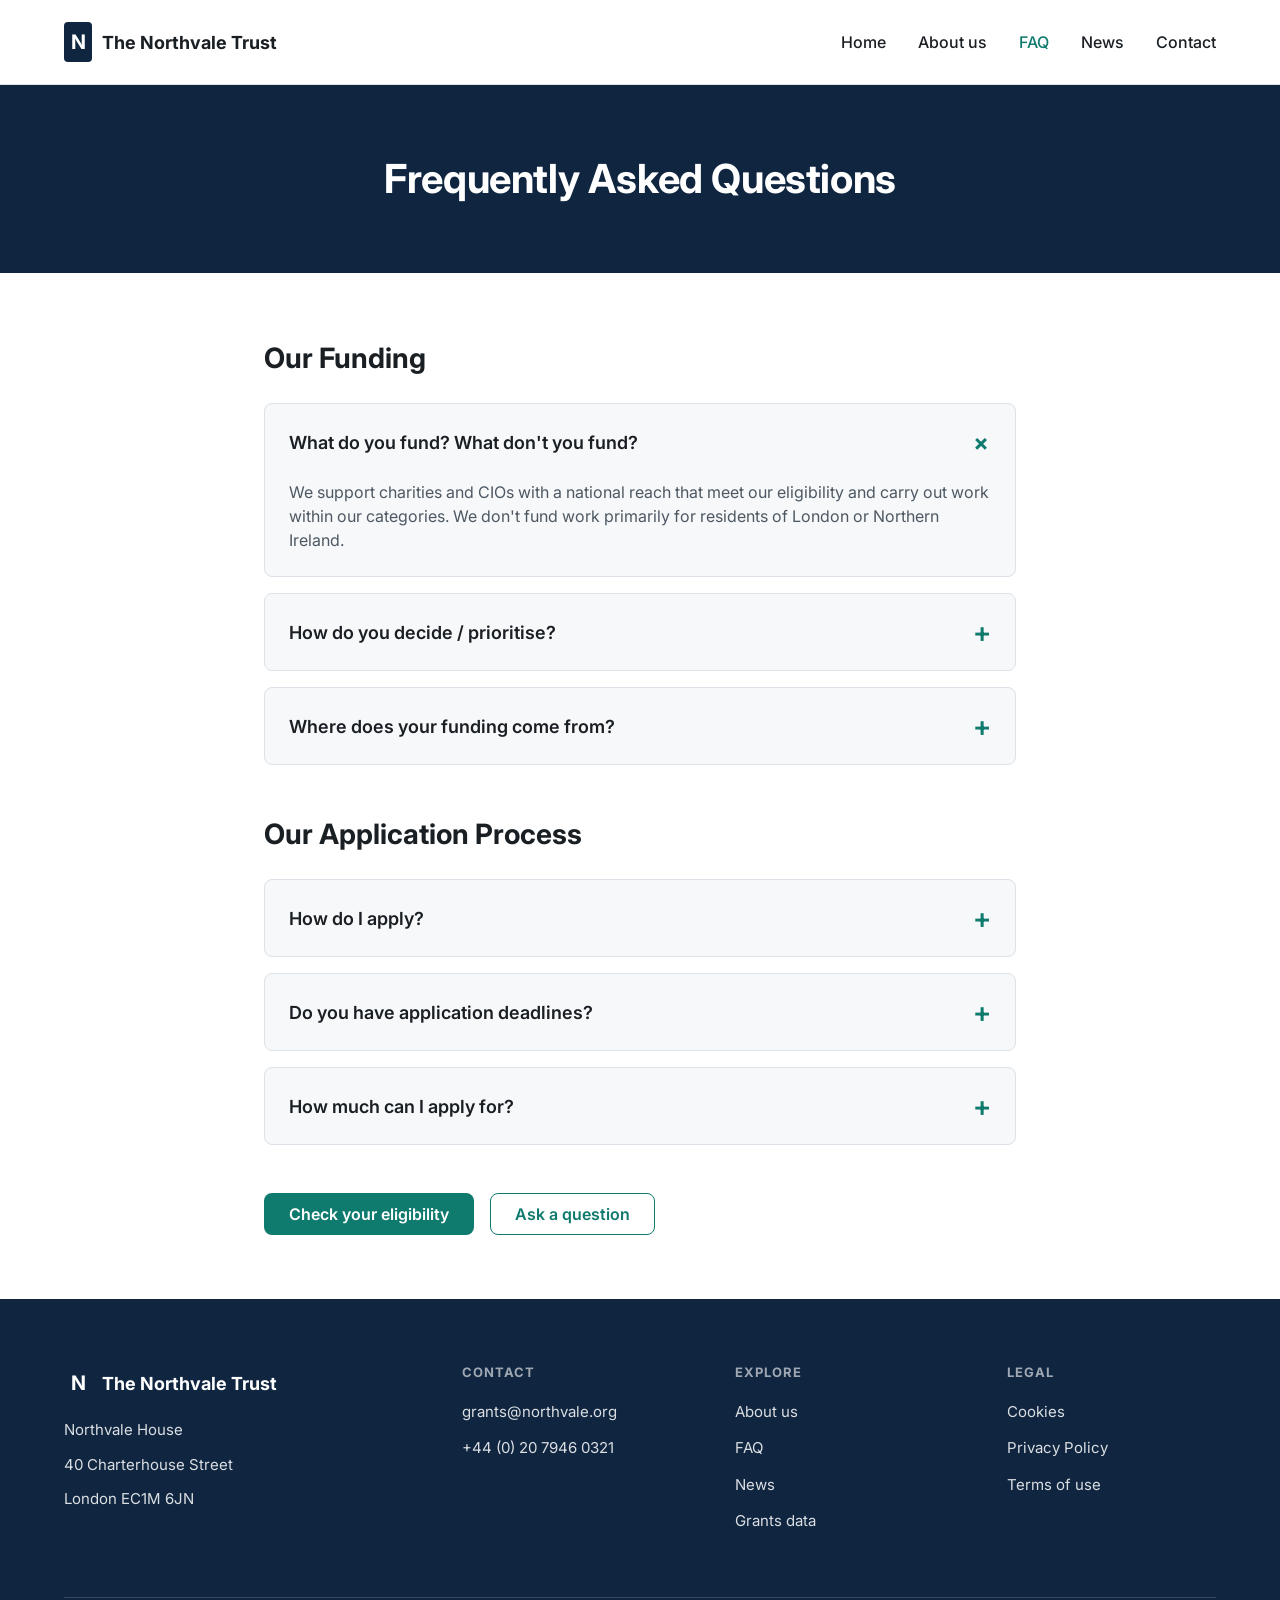
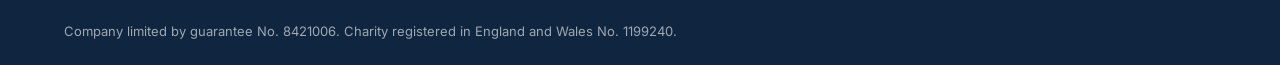
<file: faq.html>
<!DOCTYPE html>
<html lang="en">
<head>
  <meta charset="UTF-8" />
  <meta name="viewport" content="width=device-width, initial-scale=1.0" />
  <title>FAQ – The Northvale Trust</title>
  <link rel="preconnect" href="https://fonts.googleapis.com" />
  <link rel="preconnect" href="https://fonts.gstatic.com" crossorigin />
  <link href="https://fonts.googleapis.com/css2?family=Inter:wght@400;500;600;700&display=swap" rel="stylesheet" />
  <link rel="stylesheet" href="assets/css/tokens.css" />
  <link rel="stylesheet" href="assets/css/styles.css" />
</head>
<body data-page="faq">
  <header id="site-header"></header>

  <main class="site-main">
    <section class="page-header">
      <div class="container">
        <h1 class="page-header__title">Frequently Asked Questions</h1>
      </div>
    </section>

    <section class="section">
      <div class="container container--narrow">
        <!-- Our Funding -->
        <div class="faq-group">
          <h2 class="faq-group__title">Our Funding</h2>
          <div class="accordion">
            <div class="accordion__item">
              <button class="accordion__trigger" type="button" aria-expanded="true" aria-controls="faq-1">
                What do you fund? What don't you fund?
                <span class="accordion__icon" aria-hidden="true">+</span>
              </button>
              <div class="accordion__panel" id="faq-1">
                <div class="accordion__panel-inner">We support charities and CIOs with a national reach that meet our eligibility and carry out work within our categories. We don't fund work primarily for residents of London or Northern Ireland.</div>
              </div>
            </div>
            <div class="accordion__item">
              <button class="accordion__trigger" type="button" aria-expanded="false" aria-controls="faq-2">
                How do you decide / prioritise?
                <span class="accordion__icon" aria-hidden="true">+</span>
              </button>
              <div class="accordion__panel" id="faq-2" hidden>
                <div class="accordion__panel-inner">We prioritise charities with national reach that are agile, independent, well-run, and make a credible case for achieving intended outcomes.</div>
              </div>
            </div>
            <div class="accordion__item">
              <button class="accordion__trigger" type="button" aria-expanded="false" aria-controls="faq-3">
                Where does your funding come from?
                <span class="accordion__icon" aria-hidden="true">+</span>
              </button>
              <div class="accordion__panel" id="faq-3" hidden>
                <div class="accordion__panel-inner">The Trust was endowed in 1949 with a donation of over £2 million. Today, returns from investments of the endowment drive the Trust's grant making.</div>
              </div>
            </div>
          </div>
        </div>

        <!-- Our Application Process -->
        <div class="faq-group">
          <h2 class="faq-group__title">Our Application Process</h2>
          <div class="accordion">
            <div class="accordion__item">
              <button class="accordion__trigger" type="button" aria-expanded="false" aria-controls="faq-4">
                How do I apply?
                <span class="accordion__icon" aria-hidden="true">+</span>
              </button>
              <div class="accordion__panel" id="faq-4" hidden>
                <div class="accordion__panel-inner">We ask applicants to apply via the Expression of Interest form on our website, usually after completing our eligibility quiz.</div>
              </div>
            </div>
            <div class="accordion__item">
              <button class="accordion__trigger" type="button" aria-expanded="false" aria-controls="faq-5">
                Do you have application deadlines?
                <span class="accordion__icon" aria-hidden="true">+</span>
              </button>
              <div class="accordion__panel" id="faq-5" hidden>
                <div class="accordion__panel-inner">No, we accept applications on a rolling basis. Trustee meetings, where grants are awarded, are in February, June and November.</div>
              </div>
            </div>
            <div class="accordion__item">
              <button class="accordion__trigger" type="button" aria-expanded="false" aria-controls="faq-6">
                How much can I apply for?
                <span class="accordion__icon" aria-hidden="true">+</span>
              </button>
              <div class="accordion__panel" id="faq-6" hidden>
                <div class="accordion__panel-inner">Apply for what you need. As a guide, our average grant is between £30,000–£40,000 per year.</div>
              </div>
            </div>
          </div>
        </div>

        <div class="btn-group">
          <a class="btn btn--primary" href="eligibility.html">Check your eligibility</a>
          <a class="btn btn--ghost" href="contact.html">Ask a question</a>
        </div>
      </div>
    </section>
  </main>

  <footer id="site-footer"></footer>

  <script src="assets/js/components.js"></script>
  <script src="assets/js/app.js"></script>
</body>
</html>
</file>
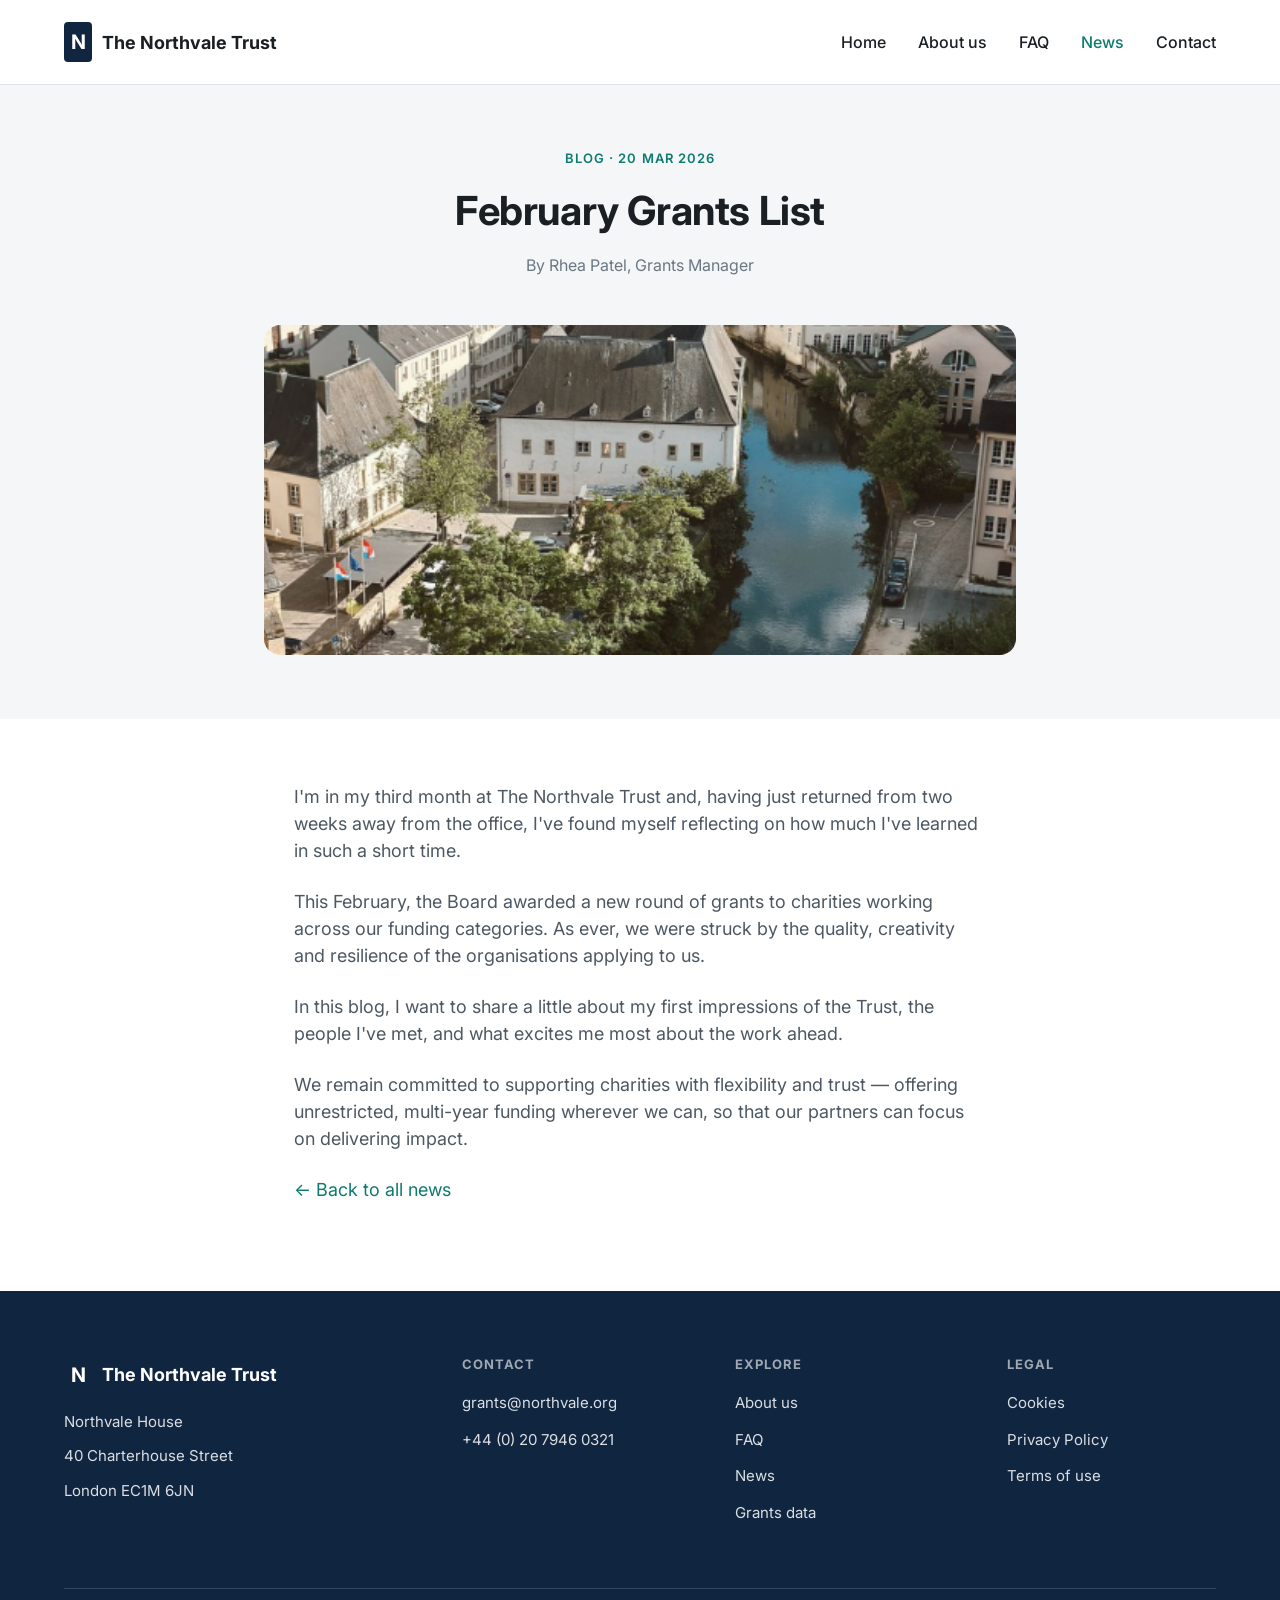
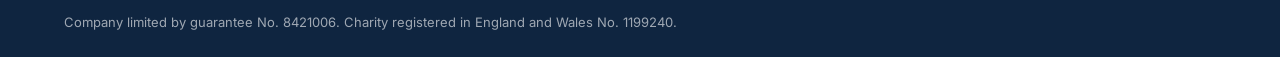
<file: news-article.html>
<!DOCTYPE html>
<html lang="en">
<head>
  <meta charset="UTF-8" />
  <meta name="viewport" content="width=device-width, initial-scale=1.0" />
  <title>February Grants List – The Northvale Trust</title>
  <link rel="preconnect" href="https://fonts.googleapis.com" />
  <link rel="preconnect" href="https://fonts.gstatic.com" crossorigin />
  <link href="https://fonts.googleapis.com/css2?family=Inter:wght@400;500;600;700&display=swap" rel="stylesheet" />
  <link rel="stylesheet" href="assets/css/tokens.css" />
  <link rel="stylesheet" href="assets/css/styles.css" />
</head>
<body data-page="news">
  <header id="site-header"></header>

  <main class="site-main">
    <article>
      <header class="article-header">
        <div class="container article-header__inner">
          <p class="eyebrow eyebrow--accent">Blog · 20 Mar 2026</p>
          <h1 class="article-header__title">February Grants List</h1>
          <p class="article-header__byline">By Rhea Patel, Grants Manager</p>
          <img class="article-header__image" src="assets/img/news.jpg" alt="Aerial view of a town beside a river" />
        </div>
      </header>

      <div class="section">
        <div class="container article-body prose">
          <p>I'm in my third month at The Northvale Trust and, having just returned from two weeks away from the office, I've found myself reflecting on how much I've learned in such a short time.</p>
          <p>This February, the Board awarded a new round of grants to charities working across our funding categories. As ever, we were struck by the quality, creativity and resilience of the organisations applying to us.</p>
          <p>In this blog, I want to share a little about my first impressions of the Trust, the people I've met, and what excites me most about the work ahead.</p>
          <p>We remain committed to supporting charities with flexibility and trust — offering unrestricted, multi-year funding wherever we can, so that our partners can focus on delivering impact.</p>
          <p><a href="news.html">&larr; Back to all news</a></p>
        </div>
      </div>
    </article>
  </main>

  <footer id="site-footer"></footer>

  <script src="assets/js/components.js"></script>
  <script src="assets/js/app.js"></script>
</body>
</html>
</file>
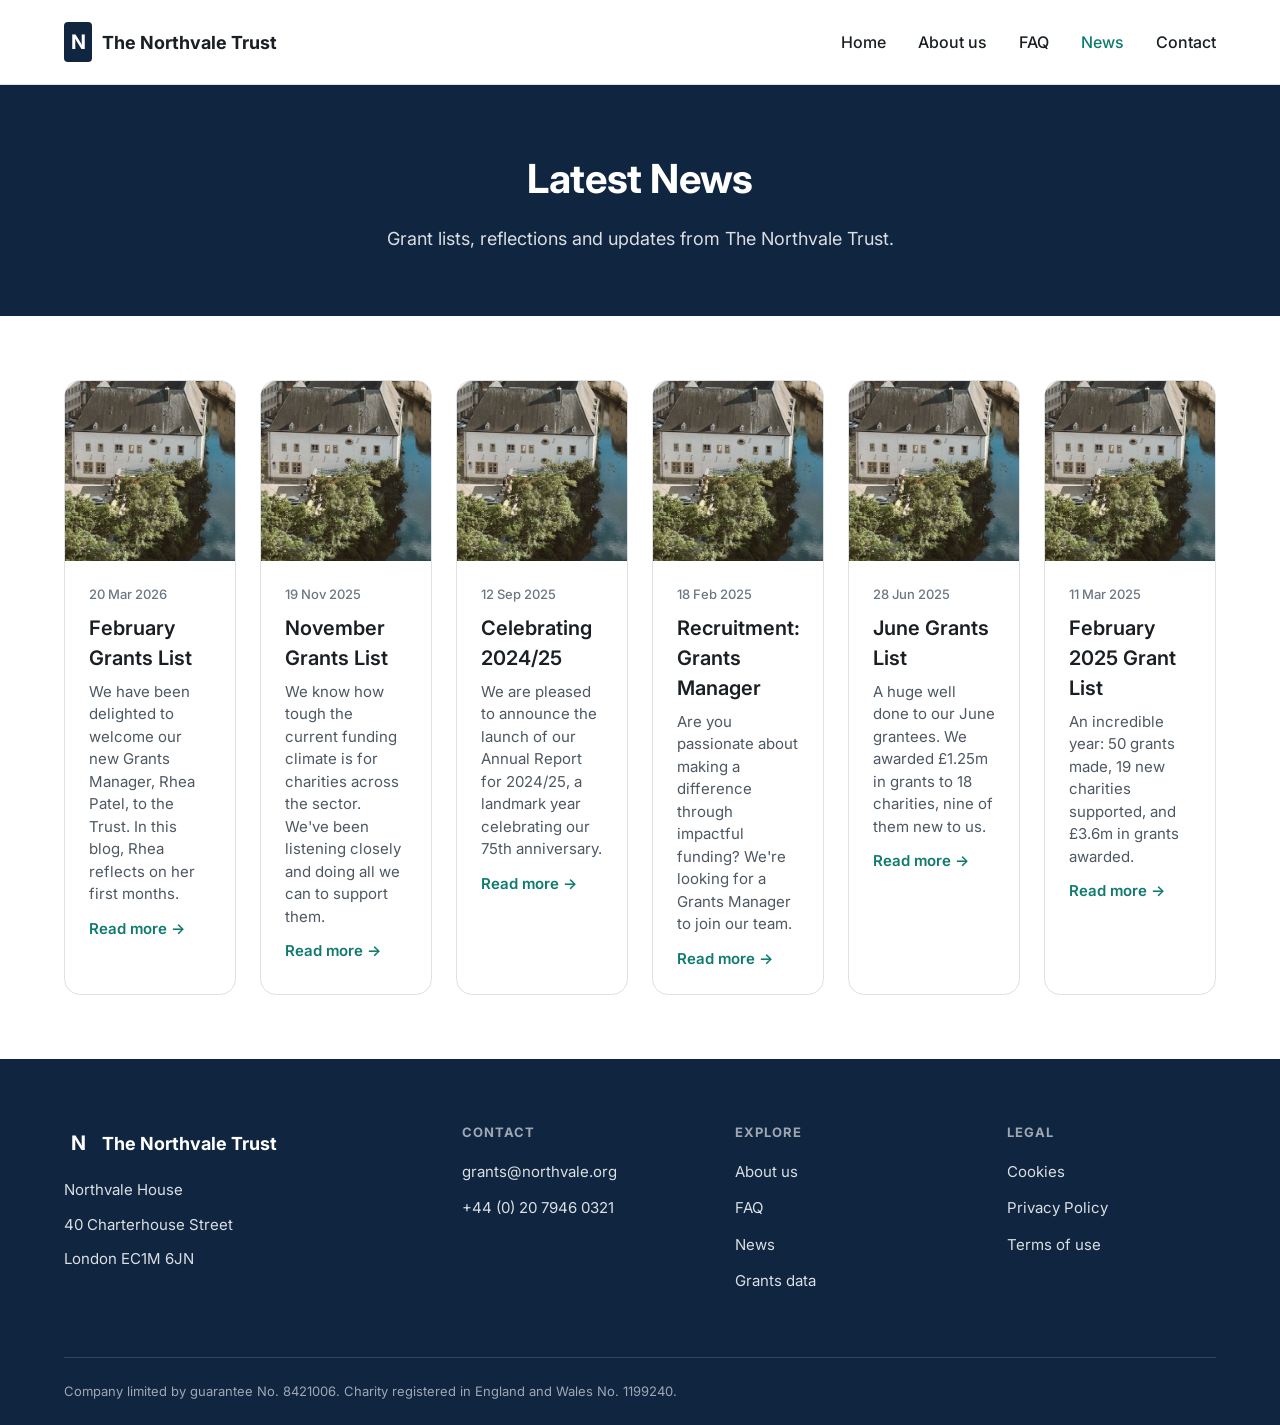
<file: news.html>
<!DOCTYPE html>
<html lang="en">
<head>
  <meta charset="UTF-8" />
  <meta name="viewport" content="width=device-width, initial-scale=1.0" />
  <title>News – The Northvale Trust</title>
  <link rel="preconnect" href="https://fonts.googleapis.com" />
  <link rel="preconnect" href="https://fonts.gstatic.com" crossorigin />
  <link href="https://fonts.googleapis.com/css2?family=Inter:wght@400;500;600;700&display=swap" rel="stylesheet" />
  <link rel="stylesheet" href="assets/css/tokens.css" />
  <link rel="stylesheet" href="assets/css/styles.css" />
</head>
<body data-page="news">
  <header id="site-header"></header>

  <main class="site-main">
    <section class="page-header">
      <div class="container">
        <h1 class="page-header__title">Latest News</h1>
        <p class="page-header__subtitle">Grant lists, reflections and updates from The Northvale Trust.</p>
      </div>
    </section>

    <section class="section">
      <div class="container">
        <div class="card-grid card-grid--6" data-news-grid></div>
      </div>
    </section>
  </main>

  <footer id="site-footer"></footer>

  <script src="assets/js/components.js"></script>
  <script src="assets/js/app.js"></script>
</body>
</html>
</file>
<file: assets/css/tokens.css>
/* ==========================================================================
   Design tokens – The Northvale Trust
   Generated 1:1 from Figma variables (file KfvtRlhJhxJYM0ic2HXmPe).
   These map directly to WordPress theme.json settings later.
   ========================================================================== */

:root {
  /* --- Brand & action colours --- */
  --action-primary: #0f7a6e;        /* teal – primary buttons, links */
  --action-primary-hover: #159385;  /* lighter teal hover (Figma #15938599) */
  --action-secondary: #0f2540;      /* navy – secondary buttons */
  --accent: #1aa597;                /* bright teal – decorative accents (card top-line, quiz progress) */
  --bg-brand: #0f2540;              /* navy – hero / page header / footer / logo mark */

  /* --- Text --- */
  --text-primary: #1a1f24;
  --text-secondary: #4d5862;
  --text-muted: #6b7783;
  --text-link: #0f7a6e;
  --text-on-brand: #ffffff;
  --text-on-accent: #ffffff;

  /* --- Surfaces & borders --- */
  --bg-page: #ffffff;
  --bg-subtle: #f4f6f8;             /* light section band (news article header) */
  --bg-card: #f7f8fa;               /* category / team / quiz / contact cards */
  --bg-mint: #dbf1ee;               /* "Applying for funding" band */
  --bg-placeholder: #d9e0e8;        /* image placeholders */
  --border-default: #dde2e8;
  --border-strong: #c2cad3;

  /* --- Radius --- */
  --radius-sm: 4px;
  --radius-md: 8px;
  --radius-lg: 16px;

  /* --- Spacing scale --- */
  --space-3: 12px;
  --space-4: 16px;
  --space-5: 24px;
  --space-7: 48px;
  --space-8: 64px;

  /* --- Typography --- */
  --font-sans: "Inter", -apple-system, BlinkMacSystemFont, "Segoe UI", Roboto,
    Helvetica, Arial, sans-serif;
  --fs-xs: 13px;
  --fs-sm: 15px;
  --fs-base: 16px;
  --fs-lg: 18px;
  --fs-xl: 20px;
  --fs-2xl: 28px;
  --fs-3xl: 40px;
  --fs-4xl: 52px;

  /* --- Layout --- */
  --container-max: 1280px;
  --navbar-h: 84px;
}
</file>
<file: assets/css/styles.css>
/* ==========================================================================
   The Northvale Trust – component & layout styles
   BEM-style class components. Each block maps cleanly to a WordPress
   block / template part when ported.
   Built to match the Figma "Screens · Desktop / Mobile" frames.
   ========================================================================== */

/* --- Reset / base --------------------------------------------------------- */
*,
*::before,
*::after { box-sizing: border-box; }

html { -webkit-text-size-adjust: 100%; }

body {
  margin: 0;
  font-family: var(--font-sans);
  font-size: var(--fs-base);
  line-height: 1.5;
  color: var(--text-primary);
  background: var(--bg-page);
  -webkit-font-smoothing: antialiased;
}

img { max-width: 100%; display: block; }

a { color: var(--text-link); text-decoration: none; }
a:hover { text-decoration: underline; }

:focus-visible {
  outline: 3px solid var(--action-primary);
  outline-offset: 2px;
  border-radius: var(--radius-sm);
}

/* --- Layout helpers ------------------------------------------------------- */
.container {
  width: 100%;
  max-width: var(--container-max);
  margin-inline: auto;
  padding-inline: var(--space-8);
}
.container--narrow { max-width: 880px; }

.section { padding-block: var(--space-8); }
.section--subtle { background: var(--bg-subtle); }
.section--center { text-align: center; }

.site-main { min-height: 50vh; }

/* --- Typography ----------------------------------------------------------- */
.eyebrow {
  margin: 0 0 var(--space-3);
  font-size: var(--fs-xs);
  font-weight: 600;
  letter-spacing: 0.08em;
  text-transform: uppercase;
  color: var(--text-muted);
}
.eyebrow--accent { color: var(--action-primary); }
.eyebrow--on-brand { color: rgba(255, 255, 255, 0.7); }

.h1 { font-size: var(--fs-4xl); font-weight: 700; line-height: 1.1; margin: 0 0 var(--space-5); letter-spacing: -0.02em; }
.h2 { font-size: var(--fs-3xl); font-weight: 700; line-height: 1.15; margin: 0 0 var(--space-5); letter-spacing: -0.01em; }
.h3 { font-size: var(--fs-2xl); font-weight: 600; line-height: 1.2; margin: 0 0 var(--space-4); }
.lead { font-size: var(--fs-lg); color: var(--text-secondary); margin: 0 0 var(--space-5); }
.prose { color: var(--text-secondary); }
.prose p { margin: 0 0 var(--space-5); font-size: var(--fs-lg); }
.prose h2 { color: var(--text-primary); margin-top: var(--space-7); }

@media (max-width: 720px) {
  .h1 { font-size: var(--fs-3xl); }
  .h2 { font-size: var(--fs-2xl); }
}

/* --- Button --------------------------------------------------------------- */
.btn {
  display: inline-flex;
  align-items: center;
  justify-content: center;
  gap: var(--space-3);
  padding: var(--space-3) var(--space-5);
  font-family: inherit;
  font-size: var(--fs-base);
  font-weight: 600;
  line-height: 1;
  border: 1px solid transparent;
  border-radius: var(--radius-md);
  cursor: pointer;
  text-decoration: none;
  transition: background-color 0.15s ease, color 0.15s ease, border-color 0.15s ease;
}
.btn:hover { text-decoration: none; }

.btn--primary { background: var(--action-primary); color: var(--text-on-accent); }
.btn--primary:hover { background: var(--action-primary-hover); }

.btn--secondary { background: var(--action-secondary); color: var(--text-on-brand); }
.btn--secondary:hover { background: #1a3454; }

.btn--ghost {
  background: transparent;
  color: var(--action-primary);
  border-color: var(--action-primary);
}
.btn--ghost:hover { background: rgba(15, 122, 110, 0.08); }

.btn-group { display: flex; flex-wrap: wrap; gap: var(--space-4); }
.btn-group--center { justify-content: center; }

/* --- Navbar --------------------------------------------------------------- */
.navbar {
  position: sticky;
  top: 0;
  z-index: 50;
  background: var(--bg-page);
  border-bottom: 1px solid var(--border-default);
}
.navbar__inner {
  display: flex;
  align-items: center;
  justify-content: space-between;
  height: var(--navbar-h);
  max-width: var(--container-max);
  margin-inline: auto;
  padding-inline: var(--space-8);
}
.navbar__logo { display: inline-flex; align-items: center; gap: 10px; color: inherit; }
.navbar__logo:hover { text-decoration: none; }
.navbar__mark {
  display: inline-flex;
  align-items: center;
  justify-content: center;
  width: 28px;
  height: 40px;
  background: var(--bg-brand);
  color: var(--text-on-brand);
  font-weight: 700;
  font-size: var(--fs-xl);
  border-radius: var(--radius-sm);
}
.navbar__brand { font-weight: 700; font-size: var(--fs-lg); color: var(--text-primary); }

.navbar__links { display: flex; align-items: center; gap: 32px; } /* Figma Links gap = 32 */
.navbar__links a {
  font-weight: 500;
  font-size: var(--fs-base);
  color: var(--text-primary);
}
.navbar__links a:hover { color: var(--action-primary); text-decoration: none; }
.navbar__links a[aria-current="page"] { color: var(--action-primary); }

.navbar__toggle {
  display: none;
  flex-direction: column;
  gap: 5px;
  width: 44px;
  height: 44px;
  padding: 10px;
  background: none;
  border: 1px solid var(--border-default);
  border-radius: var(--radius-md);
  cursor: pointer;
}
.navbar__toggle span { display: block; height: 2px; width: 100%; background: var(--text-primary); border-radius: 2px; }

@media (max-width: 880px) {
  .navbar__inner { padding-inline: var(--space-5); }
  .navbar__toggle { display: flex; }
  .navbar__links {
    position: absolute;
    top: var(--navbar-h);
    left: 0; right: 0;
    flex-direction: column;
    align-items: flex-start;
    gap: 0;
    padding: var(--space-4) var(--space-5);
    background: var(--bg-page);
    border-bottom: 1px solid var(--border-default);
    box-shadow: 0 10px 30px rgba(15, 37, 64, 0.08);
    display: none;
  }
  .navbar__links.is-open { display: flex; }
  .navbar__links a { width: 100%; padding-block: var(--space-3); }
}

/* --- Page header (navy band) --------------------------------------------- */
.page-header {
  background: var(--bg-brand);
  color: var(--text-on-brand);
  text-align: center;
  padding-block: var(--space-8);
}
.page-header__title { font-size: var(--fs-3xl); font-weight: 700; margin: 0; letter-spacing: -0.01em; }
.page-header__subtitle { font-size: var(--fs-lg); color: rgba(255, 255, 255, 0.85); margin: var(--space-4) 0 0; }

/* --- Home hero (navy) ----------------------------------------------------- */
.hero {
  background: var(--bg-brand);
  color: var(--text-on-brand);
  text-align: center;
  padding-block: var(--space-8);
}
.hero__inner { max-width: 760px; margin-inline: auto; }
.hero__title { font-size: var(--fs-4xl); font-weight: 700; line-height: 1.1; margin: 0 0 var(--space-4); letter-spacing: -0.02em; }
.hero__lead { font-size: var(--fs-lg); color: rgba(255, 255, 255, 0.85); margin: 0 0 var(--space-7); }
@media (max-width: 720px) { .hero__title { font-size: var(--fs-3xl); } }

/* --- Section heading ------------------------------------------------------ */
.section-title { text-align: center; font-size: var(--fs-3xl); font-weight: 700; margin: 0 0 var(--space-7); letter-spacing: -0.01em; }
@media (max-width: 720px) { .section-title { font-size: var(--fs-2xl); } }

/* --- Category cards ------------------------------------------------------- */
.category-grid {
  display: grid;
  grid-template-columns: repeat(3, 1fr);
  gap: var(--space-5);
}
@media (max-width: 880px) { .category-grid { grid-template-columns: 1fr; } }
.category {
  background: var(--bg-card);
  border: 1px solid var(--border-default);
  border-radius: var(--radius-lg);
  padding: var(--space-5);
}
.category__accent { width: 32px; height: 4px; background: var(--accent); border-radius: 2px; margin-bottom: var(--space-4); }
.category__title { font-size: var(--fs-lg); font-weight: 600; margin: 0 0 8px; }
.category__text { color: var(--text-secondary); margin: 0; font-size: var(--fs-sm); }

/* --- Mint CTA band -------------------------------------------------------- */
.cta-band { background: var(--bg-mint); text-align: center; padding-block: var(--space-8); }
.cta-band__inner { max-width: 680px; margin-inline: auto; }
.cta-band__text { font-size: var(--fs-base); color: var(--text-secondary); margin: 0 0 var(--space-7); }

/* --- Card / News ---------------------------------------------------------- */
.card-grid {
  display: grid;
  grid-template-columns: repeat(3, 1fr);
  gap: var(--space-5);
}
.card-grid--6 { grid-template-columns: repeat(6, 1fr); }
@media (max-width: 1100px) { .card-grid--6 { grid-template-columns: repeat(3, 1fr); } }
@media (max-width: 980px) { .card-grid { grid-template-columns: repeat(2, 1fr); } }
@media (max-width: 640px) { .card-grid, .card-grid--6 { grid-template-columns: 1fr; } }

.card {
  display: flex;
  flex-direction: column;
  background: var(--bg-page);
  border: 1px solid var(--border-default);
  border-radius: var(--radius-lg);
  overflow: hidden;
  transition: box-shadow 0.15s ease, transform 0.15s ease;
}
.card:hover { box-shadow: 0 12px 28px rgba(15, 37, 64, 0.10); transform: translateY(-2px); text-decoration: none; }
.card__image {
  height: 180px;
  background: var(--bg-placeholder) center / cover no-repeat;
  display: flex;
  align-items: center;
  justify-content: center;
  color: var(--text-muted);
  font-size: var(--fs-xs);
  font-weight: 500;
}
.card__body { display: flex; flex-direction: column; gap: 8px; padding: var(--space-5); }
.card__date { font-size: var(--fs-xs); font-weight: 500; color: var(--text-muted); margin: 0; }
.card__title { font-size: var(--fs-xl); font-weight: 600; color: var(--text-primary); margin: 0; }
.card__excerpt { font-size: var(--fs-sm); color: var(--text-secondary); margin: 0; }
.card__more { font-size: var(--fs-sm); font-weight: 600; color: var(--text-link); margin-top: 4px; }

/* --- Team cards ----------------------------------------------------------- */
.team-grid {
  display: grid;
  grid-template-columns: repeat(4, 1fr);
  gap: var(--space-4);
}
@media (max-width: 980px) { .team-grid { grid-template-columns: repeat(2, 1fr); } }
@media (max-width: 560px) { .team-grid { grid-template-columns: 1fr; } }
.team {
  background: var(--bg-card);
  border: 1px solid var(--border-default);
  border-radius: var(--radius-lg);
  padding: var(--space-5);
}
.team__avatar {
  width: 56px; height: 56px;
  border-radius: 50%;
  background: var(--bg-brand);
  color: var(--text-on-brand);
  display: flex; align-items: center; justify-content: center;
  font-weight: 700; font-size: var(--fs-lg);
  margin-bottom: var(--space-4);
}
.team__name { font-size: var(--fs-lg); font-weight: 700; margin: 0; }
.team__role { font-size: var(--fs-sm); font-weight: 600; color: var(--text-link); margin: 2px 0 var(--space-3); }
.team__bio { font-size: var(--fs-sm); color: var(--text-secondary); margin: 0; }

/* --- FAQ accordion (cards) ----------------------------------------------- */
.faq-group { margin-bottom: var(--space-7); }
.faq-group__title { font-size: var(--fs-2xl); font-weight: 700; margin: 0 0 var(--space-5); }
.accordion { display: grid; gap: var(--space-4); }
.accordion__item {
  background: var(--bg-card);
  border: 1px solid var(--border-default);
  border-radius: var(--radius-md);
  overflow: hidden;
}
.accordion__trigger {
  display: flex;
  align-items: center;
  justify-content: space-between;
  gap: var(--space-4);
  width: 100%;
  padding: var(--space-5);
  background: none;
  border: 0;
  font-family: inherit;
  font-size: var(--fs-lg);
  font-weight: 600;
  color: var(--text-primary);
  text-align: left;
  cursor: pointer;
}
.accordion__icon { flex-shrink: 0; transition: transform 0.2s ease; color: var(--action-primary); font-size: var(--fs-2xl); line-height: 1; }
.accordion__trigger[aria-expanded="true"] .accordion__icon { transform: rotate(45deg); }
.accordion__panel[hidden] { display: none; }
.accordion__panel-inner { padding: 0 var(--space-5) var(--space-5); color: var(--text-secondary); }

/* --- News article --------------------------------------------------------- */
.article-header { background: var(--bg-subtle); text-align: center; padding-block: var(--space-8); }
.article-header__inner { max-width: 880px; margin-inline: auto; }
.article-header__title { font-size: var(--fs-3xl); font-weight: 700; margin: 0 0 var(--space-3); letter-spacing: -0.01em; }
.article-header__byline { color: var(--text-muted); margin: 0 0 var(--space-7); }
.article-header__image {
  width: 100%;
  max-width: 820px;
  aspect-ratio: 820 / 360;
  object-fit: cover;
  border-radius: var(--radius-lg);
  margin-inline: auto;
}
.article-body { max-width: 820px; margin-inline: auto; }

/* --- Contact -------------------------------------------------------------- */
.contact-grid { display: grid; grid-template-columns: 1fr 0.7fr; gap: var(--space-8); align-items: start; }
@media (max-width: 880px) { .contact-grid { grid-template-columns: 1fr; gap: var(--space-5); } }
.contact-card {
  background: var(--bg-card);
  border: 1px solid var(--border-default);
  border-radius: var(--radius-lg);
  padding: var(--space-7);
}
.contact-card__title { font-size: var(--fs-2xl); font-weight: 700; margin: 0 0 var(--space-5); }
.contact-details { display: grid; gap: var(--space-5); }
.contact-details dt { font-size: var(--fs-xs); font-weight: 600; letter-spacing: 0.08em; text-transform: uppercase; color: var(--text-muted); margin-bottom: 4px; }
.contact-details dd { margin: 0; color: var(--text-primary); font-size: var(--fs-base); }

/* --- Form fields ---------------------------------------------------------- */
.form { display: grid; gap: var(--space-5); }
.form-field { display: flex; flex-direction: column; gap: 8px; }
.form-field__label { font-weight: 600; font-size: var(--fs-sm); color: var(--text-primary); }
.form-field__control {
  width: 100%;
  padding: var(--space-3) var(--space-4);
  font-family: inherit;
  font-size: var(--fs-base);
  color: var(--text-primary);
  background: var(--bg-page);
  border: 1px solid var(--border-default);
  border-radius: var(--radius-md);
  transition: border-color 0.15s ease, box-shadow 0.15s ease;
}
.form-field__control::placeholder { color: var(--text-muted); }
.form-field__control:focus {
  outline: none;
  border-color: var(--action-primary);
  box-shadow: 0 0 0 3px rgba(15, 122, 110, 0.18);
}
textarea.form-field__control { min-height: 120px; resize: vertical; }

.form__status {
  padding: var(--space-4);
  border-radius: var(--radius-md);
  background: rgba(15, 122, 110, 0.10);
  color: var(--action-primary);
  font-weight: 600;
}
.form__status[hidden] { display: none; }

/* --- Eligibility quiz ----------------------------------------------------- */
.quiz {
  max-width: 720px;
  margin-inline: auto;
  background: var(--bg-card);
  border: 1px solid var(--border-default);
  border-radius: var(--radius-lg);
  padding: var(--space-7);
}
.quiz__progress { height: 8px; background: var(--border-default); border-radius: 999px; overflow: hidden; margin: var(--space-3) 0 var(--space-5); }
.quiz__progress-bar { height: 100%; background: var(--accent); border-radius: 999px; transition: width 0.25s ease; }
.quiz__question { font-size: var(--fs-2xl); font-weight: 700; margin: 0 0 var(--space-5); line-height: 1.25; }
.quiz__options { display: grid; gap: var(--space-4); margin-bottom: var(--space-5); }
.quiz__option {
  display: flex;
  align-items: center;
  gap: var(--space-4);
  padding: var(--space-4) var(--space-5);
  background: var(--bg-page);
  border: 1px solid var(--border-default);
  border-radius: var(--radius-md);
  cursor: pointer;
  font-size: var(--fs-base);
}
.quiz__option:hover { border-color: var(--action-primary); }
.quiz__option input { accent-color: var(--action-primary); width: 18px; height: 18px; }
.quiz__option--selected { border-color: var(--action-primary); box-shadow: 0 0 0 1px var(--action-primary); }
.quiz__nav { display: flex; justify-content: space-between; gap: var(--space-4); }
.quiz__result-icon { font-size: 48px; }

/* --- 404 ------------------------------------------------------------------ */
.error-page { text-align: center; padding-block: var(--space-8); }
.error-page__code { font-size: 120px; font-weight: 700; line-height: 1; color: var(--accent); margin: 0; }
.error-page__title { font-size: var(--fs-3xl); font-weight: 700; margin: var(--space-5) 0 var(--space-4); }
.error-page__text { color: var(--text-secondary); max-width: 44ch; margin: 0 auto var(--space-7); font-size: var(--fs-lg); }

/* --- Footer --------------------------------------------------------------- */
.footer { background: var(--bg-brand); color: var(--text-on-brand); padding-block: var(--space-8) var(--space-5); }
.footer__grid {
  display: grid;
  grid-template-columns: 1.6fr 1fr 1fr 1fr;
  gap: var(--space-8);
}
@media (max-width: 880px) { .footer__grid { grid-template-columns: 1fr 1fr; gap: var(--space-5); } }
@media (max-width: 480px) { .footer__grid { grid-template-columns: 1fr; } }
.footer__brand { display: inline-flex; align-items: center; gap: 10px; font-weight: 700; font-size: var(--fs-lg); margin-bottom: var(--space-4); }
.footer__col h4 { font-size: var(--fs-xs); letter-spacing: 0.08em; text-transform: uppercase; color: rgba(255,255,255,0.6); margin: 0 0 var(--space-4); }
.footer__col ul { list-style: none; margin: 0; padding: 0; display: grid; gap: var(--space-3); }
.footer__col a, .footer__col p { color: rgba(255,255,255,0.85); font-size: var(--fs-sm); margin: 0; }
.footer__col a:hover { color: #fff; }
.footer__bottom {
  margin-top: var(--space-8);
  padding-top: var(--space-5);
  border-top: 1px solid rgba(255,255,255,0.15);
  color: rgba(255,255,255,0.6);
  font-size: var(--fs-xs);
}

/* --- Utilities ------------------------------------------------------------ */
.visually-hidden {
  position: absolute !important;
  width: 1px; height: 1px;
  padding: 0; margin: -1px;
  overflow: hidden; clip: rect(0 0 0 0);
  white-space: nowrap; border: 0;
}
</file>
<file: ui-kit/ui-kit.css>
/* ==========================================================================
   UI Kit / design-system page layout helpers.
   Component styles themselves come from ../assets/css/styles.css; this file
   only styles the documentation scaffolding (swatches, spec rows, demos).
   ========================================================================== */

.kit-header {
  background: var(--bg-brand);
  color: var(--text-on-brand);
  padding-block: var(--space-8);
}
.kit-header__inner { max-width: var(--container-max); margin-inline: auto; padding-inline: var(--space-8); }
.kit-header__title { font-size: var(--fs-4xl); font-weight: 700; margin: 0 0 var(--space-4); letter-spacing: -0.02em; }
.kit-header__subtitle { font-size: var(--fs-lg); color: rgba(255,255,255,0.85); margin: 0; max-width: 60ch; }

/* In-page nav */
.kit-toc { display: flex; flex-wrap: wrap; gap: var(--space-3); margin-top: var(--space-7); }
.kit-toc a {
  font-size: var(--fs-sm);
  font-weight: 600;
  color: var(--text-on-brand);
  border: 1px solid rgba(255,255,255,0.3);
  border-radius: 999px;
  padding: 6px 14px;
}
.kit-toc a:hover { background: rgba(255,255,255,0.12); text-decoration: none; }

/* Section */
.kit-section { padding-block: var(--space-8); border-bottom: 1px solid var(--border-default); }
.kit-section__head { max-width: var(--container-max); margin: 0 auto var(--space-7); padding-inline: var(--space-8); }
.kit-section__title { font-size: var(--fs-2xl); font-weight: 700; margin: 0 0 8px; }
.kit-section__desc { color: var(--text-secondary); margin: 0; max-width: 70ch; }
.kit-body { max-width: var(--container-max); margin-inline: auto; padding-inline: var(--space-8); }

/* Generic responsive grid for demo tiles */
.kit-grid { display: grid; gap: var(--space-5); }
.kit-grid--swatch { grid-template-columns: repeat(auto-fill, minmax(200px, 1fr)); }
.kit-grid--3 { grid-template-columns: repeat(3, 1fr); }
.kit-grid--2 { grid-template-columns: repeat(2, 1fr); }
@media (max-width: 880px) { .kit-grid--3, .kit-grid--2 { grid-template-columns: 1fr; } }

/* Colour swatch */
.swatch { border: 1px solid var(--border-default); border-radius: var(--radius-md); overflow: hidden; }
.swatch__chip { height: 88px; }
.swatch__meta { padding: var(--space-3) var(--space-4); }
.swatch__name { font-weight: 600; font-size: var(--fs-sm); margin: 0; }
.swatch__var { font-family: ui-monospace, SFMono-Regular, Menlo, monospace; font-size: 12px; color: var(--text-secondary); margin: 2px 0 0; }
.swatch__hex { font-family: ui-monospace, SFMono-Regular, Menlo, monospace; font-size: 12px; color: var(--text-muted); margin: 2px 0 0; text-transform: uppercase; }

/* Spec rows (spacing / radius / type) */
.spec { display: grid; gap: var(--space-4); }
.spec__row { display: grid; grid-template-columns: 140px 1fr; gap: var(--space-5); align-items: center; }
.spec__label { font-family: ui-monospace, SFMono-Regular, Menlo, monospace; font-size: 12px; color: var(--text-secondary); }
.spec__bar { background: var(--accent); height: 16px; border-radius: 2px; }
.spec__radius { background: var(--bg-card); border: 1px solid var(--border-strong); height: 64px; width: 96px; }

/* Demo surface – where live components are shown */
.kit-demo {
  background: var(--bg-page);
  border: 1px dashed var(--border-strong);
  border-radius: var(--radius-lg);
  padding: var(--space-7);
}
.kit-demo--pad0 { padding: 0; overflow: hidden; }
.kit-demo + .kit-demo { margin-top: var(--space-5); }
.kit-demo__label { font-size: var(--fs-xs); font-weight: 600; letter-spacing: 0.08em; text-transform: uppercase; color: var(--text-muted); margin: 0 0 var(--space-4); }
.kit-stack { display: flex; flex-direction: column; gap: var(--space-4); align-items: flex-start; }

.type-row { display: flex; align-items: baseline; gap: var(--space-5); flex-wrap: wrap; padding-block: var(--space-3); border-bottom: 1px solid var(--border-default); }
.type-row:last-child { border-bottom: 0; }
.type-row__spec { font-family: ui-monospace, SFMono-Regular, Menlo, monospace; font-size: 12px; color: var(--text-muted); white-space: nowrap; }
</file>
